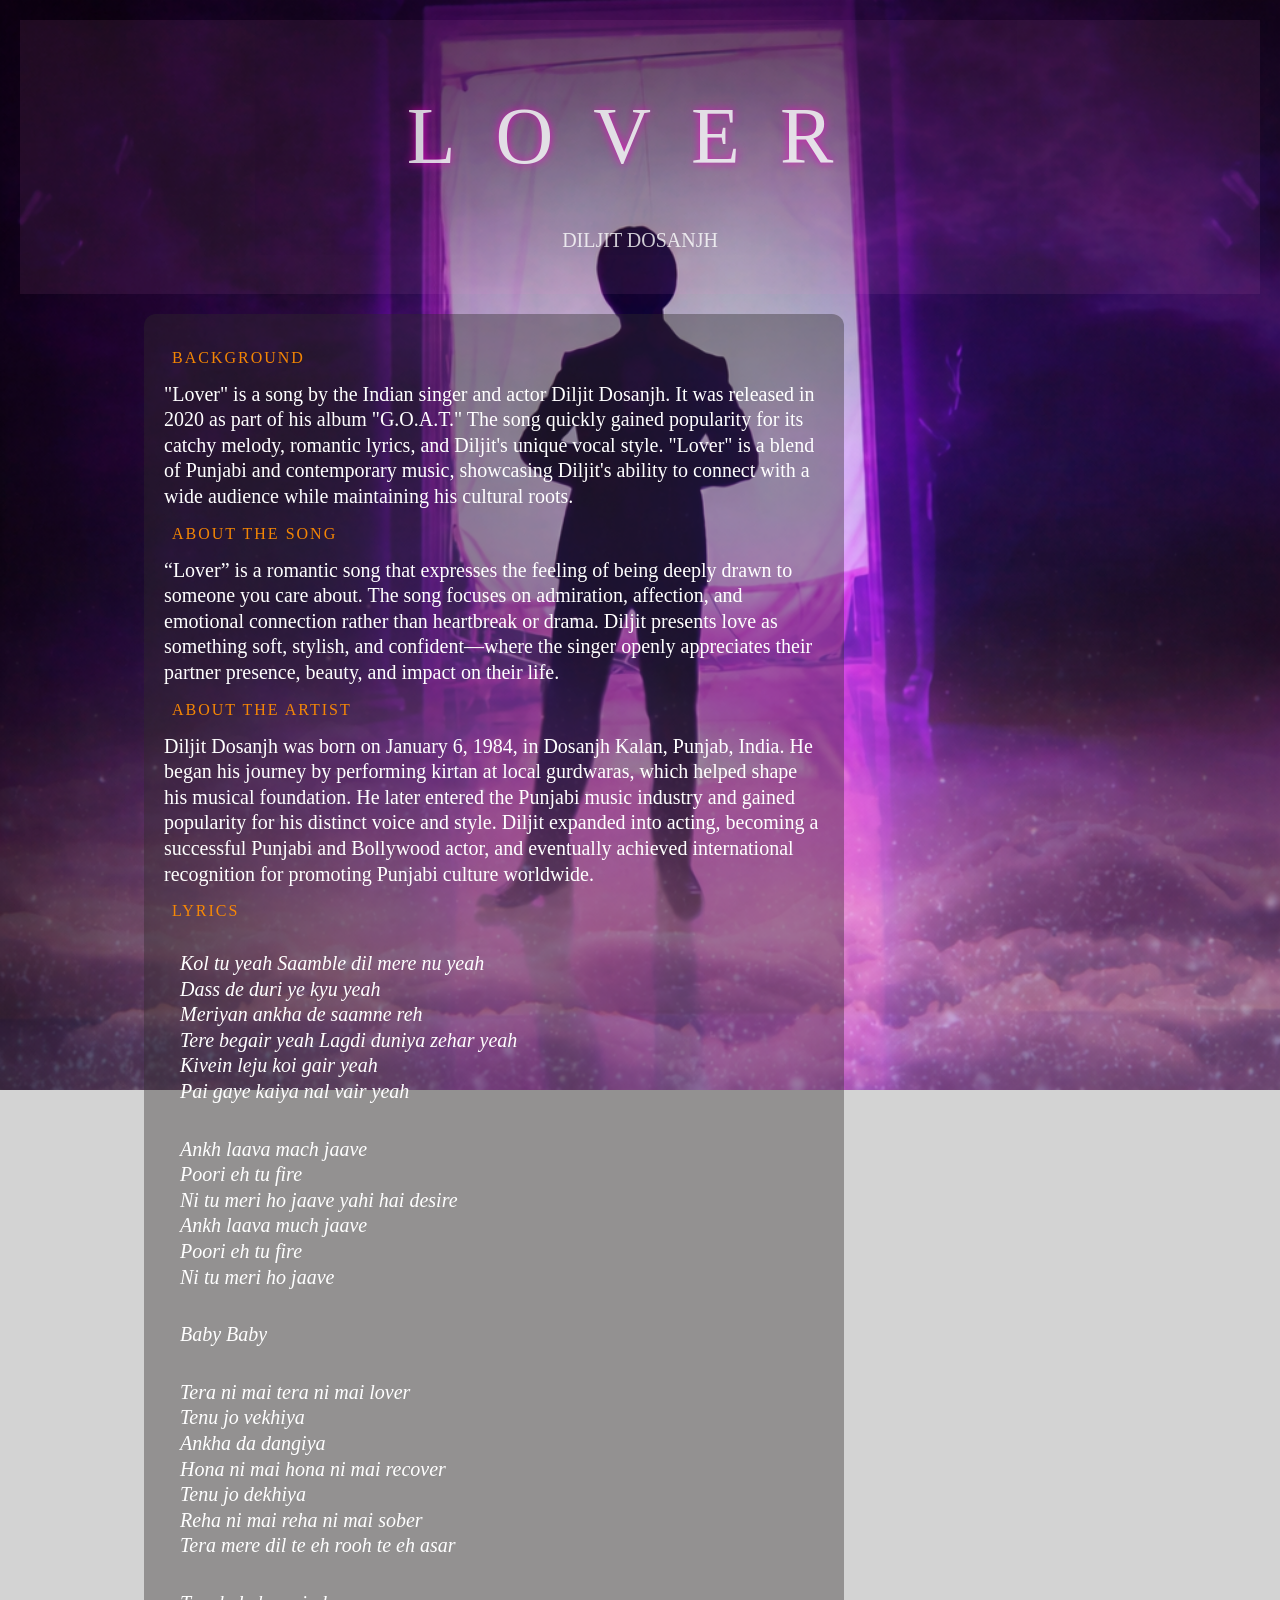
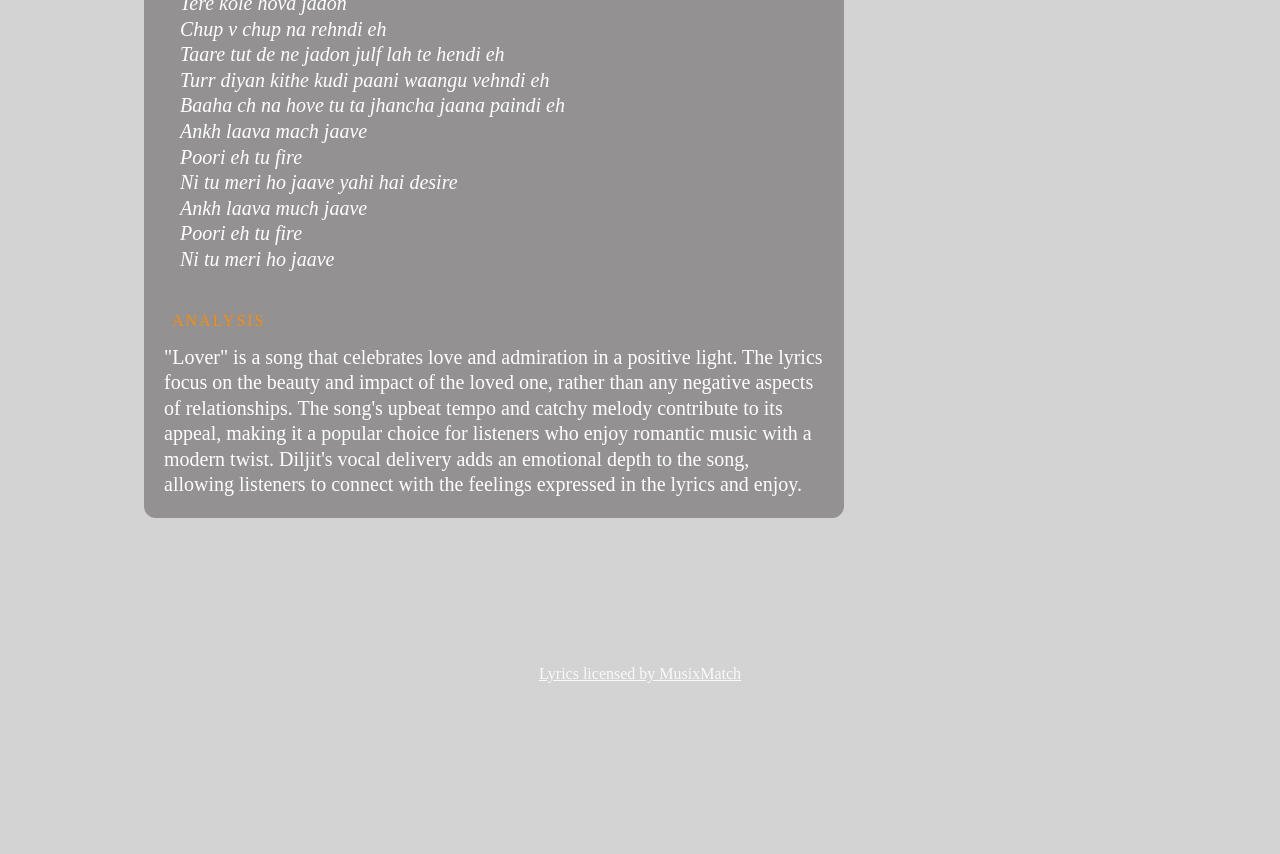
<file: assignment-1/index.html>
<!DOCTYPE html>
<html lang="en">
<head>
    <meta charset="UTF-8">
    <meta name="viewport" content="width=device-width, initial-scale=1.0">
    <title> LOVER - Diljit Dosanjh</title>

    <!-- Google Fonts  -->
<link rel="preconnect" href="https://fonts.googleapis.com">
<link rel="preconnect" href="https://fonts.gstatic.com" crossorigin>
<link href="https://fonts.googleapis.com/css2?family=Bebas+Neue&family=Dancing+Script:wght@400..700&family=Oswald:wght@200..700&family=Playfair+Display:ital,wght@0,400..900;1,400..900&family=Quintessential&family=Smooch+Sans:wght@100..900&display=swap" rel="stylesheet">

    <link rel="stylesheet" href="reset.css">
    <link rel="stylesheet" href="style.css">

</head>

<body>

    <header>
        <h1>LOVER</h1>
        <p> DILJIT DOSANJH</p>
    </header>

    <main>
        <article>
        <section>
            <h2>BACKGROUND</h2>

            <p>"Lover" is a song by the Indian singer and actor Diljit Dosanjh. It was released in 2020 as part of his album "G.O.A.T." The song quickly gained popularity for its catchy melody, romantic lyrics, and Diljit's unique vocal style. "Lover" is a blend of Punjabi and contemporary music, showcasing Diljit's ability to connect with a wide audience while maintaining his cultural roots.</p>
        </section>
        <section>

            <h2>ABOUT THE SONG</h2>
            <p>“Lover” is a romantic song that expresses the feeling of being deeply drawn to someone you care about. The song focuses on admiration, affection, and emotional connection rather than heartbreak or drama. Diljit presents love as something soft, stylish, and confident—where the singer openly appreciates their partner presence, beauty, and impact on their life.</p>

        </section>

        <section>

            <h2>ABOUT THE ARTIST</h2>
            <p>Diljit Dosanjh was born on January 6, 1984, in Dosanjh Kalan, Punjab, India. He began his journey by performing kirtan at local gurdwaras, which helped shape his musical foundation. He later entered the Punjabi music industry and gained popularity for his distinct voice and style. Diljit expanded into acting, becoming a successful Punjabi and Bollywood actor, and eventually achieved international recognition for promoting Punjabi culture worldwide.</p>
        
        </section>


        <section>

            <h2>LYRICS</h2>

            <blockquote>
                <p>Kol tu yeah
                Saamble dil mere nu yeah<br>
                Dass de duri ye kyu yeah<br>
                Meriyan ankha de saamne reh<br>
                Tere begair yeah Lagdi duniya zehar yeah<br>
                Kivein leju koi gair yeah<br>
                Pai gaye kaiya nal vair yeah<br></p>
            </blockquote>

            <blockquote>
                <p>Ankh laava mach jaave<br>
                Poori eh tu fire<br>
                Ni tu meri ho jaave yahi hai desire<br>
                Ankh laava much jaave<br>
                Poori eh tu fire <br>
                Ni tu meri ho jaave<br></p>
            </blockquote>

            <blockquote>
              <p>Baby Baby<br></p>
            </blockquote>

            <blockquote>
              <p>Tera ni mai tera ni mai lover<br>
              Tenu jo vekhiya<br>
              Ankha da dangiya<br>
              Hona ni mai hona ni mai recover<br>
              Tenu jo dekhiya<br>
              Reha ni mai reha ni mai sober<br>
              Tera mere dil te eh rooh te eh asar</p>
            </blockquote>

            <blockquote>
                <p>Tere kole hova jadon<br>
                Chup v chup na rehndi eh<br>
                Taare tut de ne jadon julf lah te hendi eh<br>
                Turr diyan kithe kudi paani waangu vehndi eh<br>
                Baaha ch na hove tu ta jhancha jaana paindi eh<br>
                Ankh laava mach jaave<br>
                Poori eh tu fire<br>    
                Ni tu meri ho jaave yahi hai desire<br>
                Ankh laava much jaave<br>
                Poori eh tu fire <br>
                Ni tu meri ho jaave<br></p>
                
            </blockquote>

                <h2>ANALYSIS</h2>
                <p>"Lover" is a song that celebrates love and admiration in a positive light. The lyrics focus on the beauty and impact of the loved one, rather than any negative aspects of relationships. The song's upbeat tempo and catchy melody contribute to its appeal, making it a popular choice for listeners who enjoy romantic music with a modern twist. Diljit's vocal delivery adds an emotional depth to the song, allowing listeners to connect with the feelings expressed in the lyrics and enjoy.</p>

        </section>
        </article>
    </main>

    <footer> 
         <small>
              <a href="https://genius.com/Diljit-dosanjh-lover-lyrics">
                Lyrics licensed by MusixMatch
              </a>
         </small>
    </footer>
</body>
 </html>
</file>
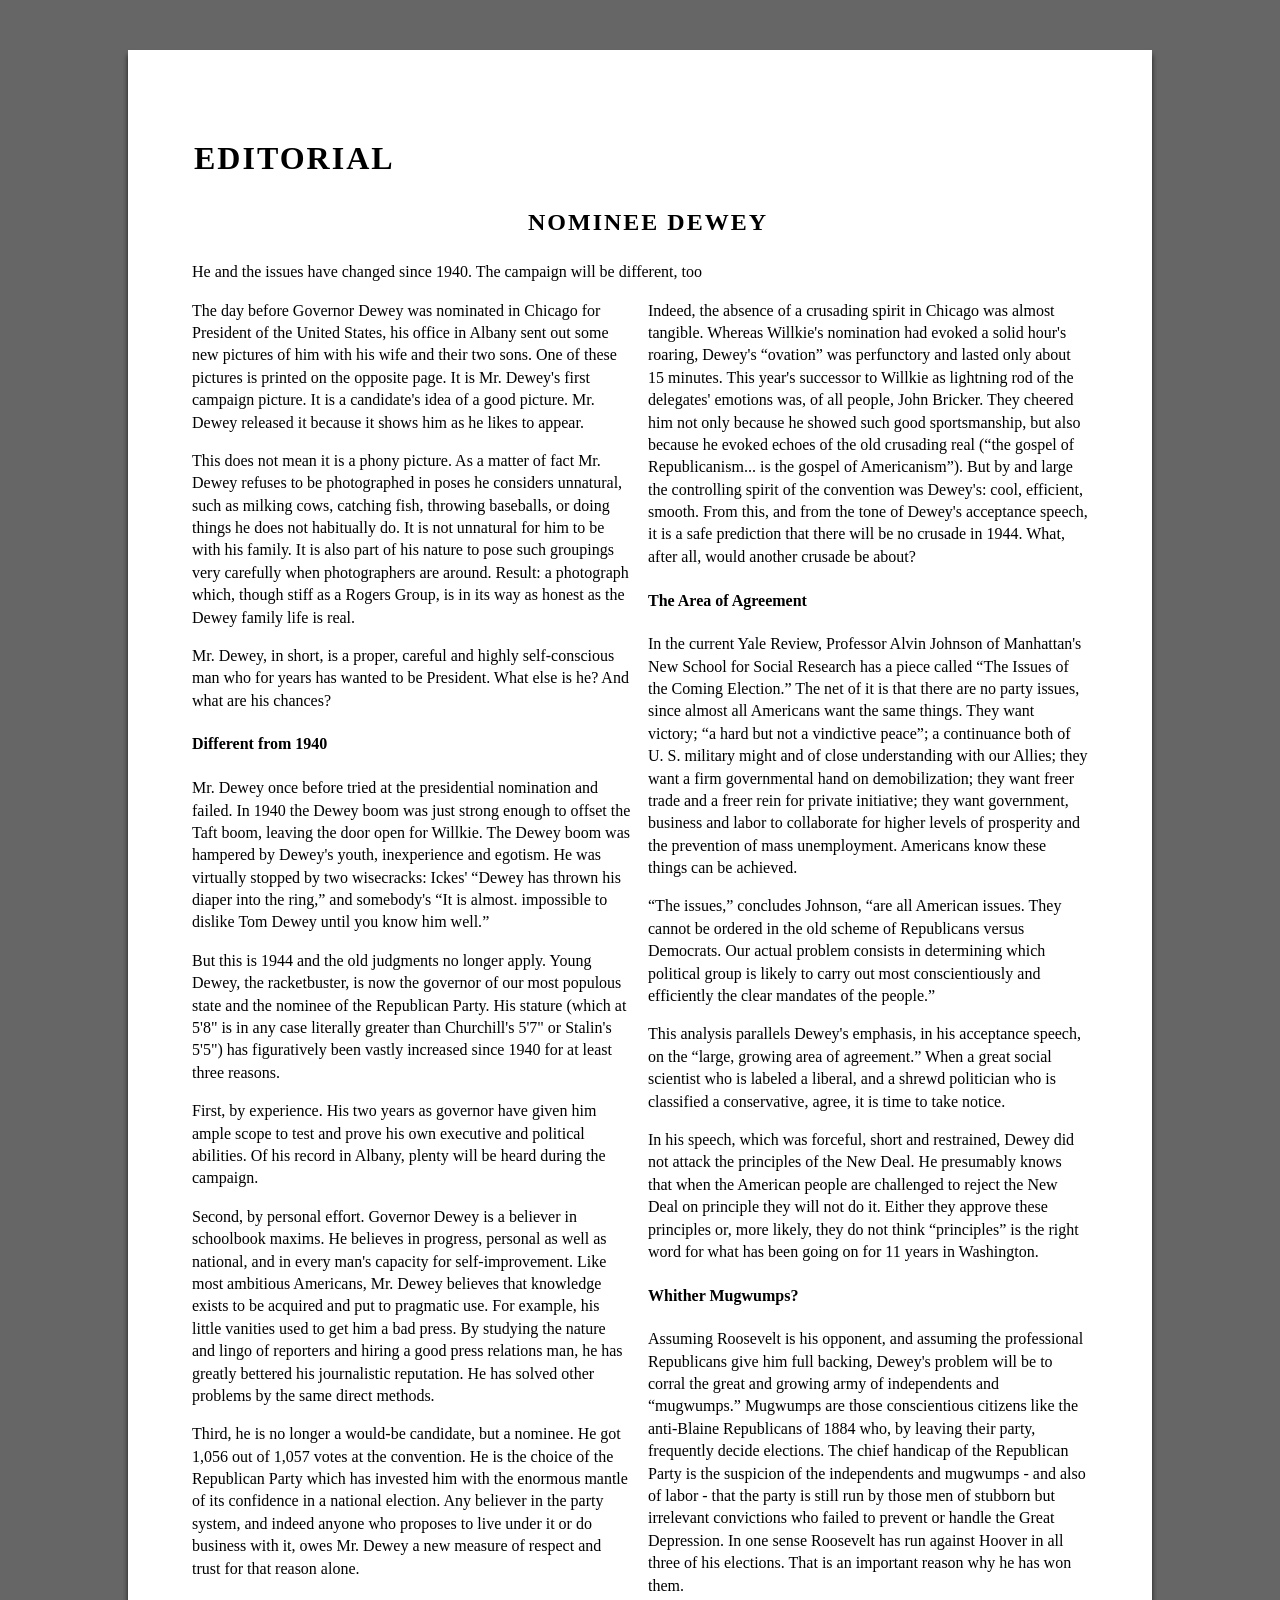
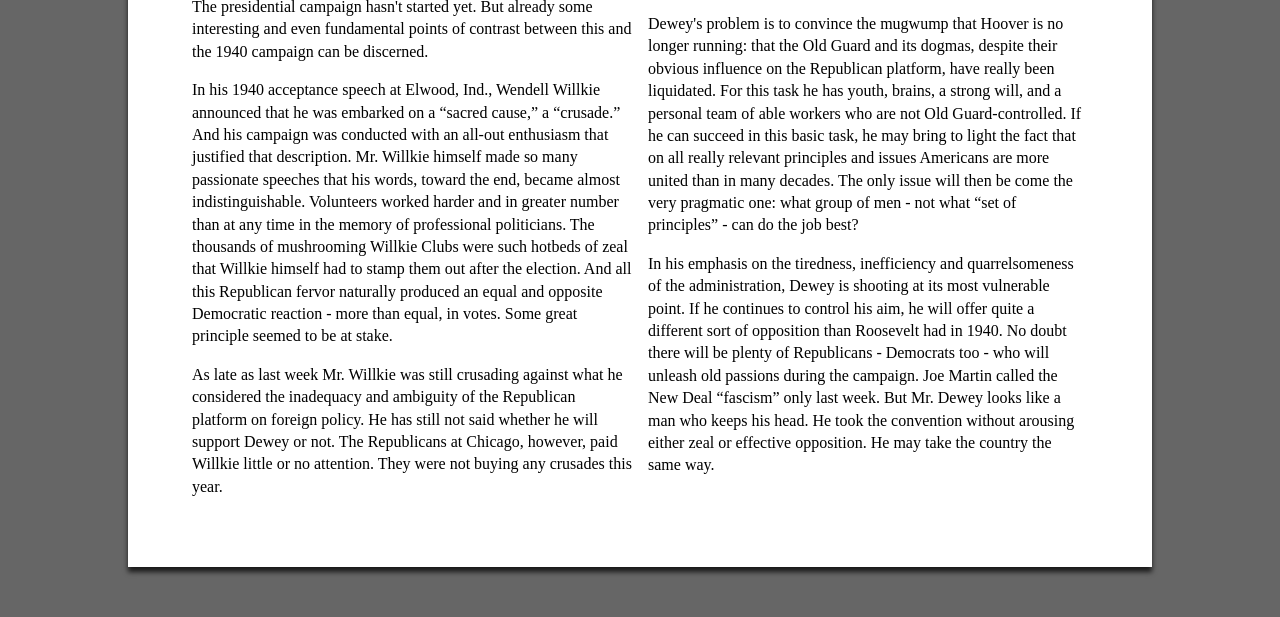
<file: lab-1/index.html>
<!DOCTYPE html>
<html lang="en">
<head>
    <meta charset="UTF-8" />
    <meta name="viewport" content="width=device-width, initial-scale=1.0">
    <link rel="stylesheet" href="css/normalize.css" />
    <link rel="stylesheet" href="css/main.css" />
    <title>Lab 1 | COMP1054</title>
</head>
<body>
    <div id="page">
        <header>
            <h1>Editorial</h1>
            <h2>Nominee Dewey</h2>
            <p>He and the issues have changed since 1940. The campaign will be different, too</p>
        </header>   
        <main>
        <p>The day before Governor Dewey was nominated in Chicago for President of the United States, his office in Albany sent out some new pictures of him with his wife and their two sons. One of these pictures is printed on the opposite page. It is Mr. Dewey's first campaign picture. It is a candidate's idea of a good picture. Mr. Dewey released it because it shows him as he likes to appear.</p>
 
        <p>This does not mean it is a phony picture. As a matter of fact Mr. Dewey refuses to be photographed in poses he considers unnatural, such as milking cows, catching fish, throwing baseballs, or doing things he does not habitually do. It is not unnatural for him to be with his family. It is also part of his nature to pose such groupings very carefully when photographers are around. Result: a photograph which, though stiff as a Rogers Group, is in its way as honest as the Dewey family life is real.</p>
 
        <p>Mr. Dewey, in short, is a proper, careful and highly self-conscious man who for years has wanted to be President. What else is he? And what are his chances?</p>
 
        <h4>Different from 1940</h4>
 
        <p>Mr. Dewey once before tried at the presidential nomination and failed. In 1940 the Dewey boom was just strong enough to offset the Taft boom, leaving the door open for Willkie. The Dewey boom was hampered by Dewey's youth, inexperience and egotism. He was virtually stopped by two wisecracks: Ickes' <q>Dewey has thrown his diaper into the ring,</q> and somebody's <q>It is almost. impossible to dislike Tom Dewey until you know him well.</q></p>
 
        <p>But this is 1944 and the old judgments no longer apply. Young Dewey, the racketbuster, is now the governor of our most populous state and the nominee of the Republican Party. His stature (which at 5'8" is in any case literally greater than Churchill's 5'7" or Stalin's 5'5") has figuratively been vastly increased since 1940 for at least three reasons.</p>
 
        <p>First, by experience. His two years as governor have given him ample scope to test and prove his own executive and political abilities. Of his record in Albany, plenty will be heard during the campaign.</p>
 
        <p>Second, by personal effort. Governor Dewey is a believer in schoolbook maxims. He believes in progress, personal as well as national, and in every man's capacity for self-improvement. Like most ambitious Americans, Mr. Dewey believes that knowledge exists to be acquired and put to pragmatic use. For example, his little vanities used to get him a bad press. By studying the nature and lingo of reporters and hiring a good press relations man, he has greatly bettered his journalistic reputation. He has solved other problems by the same direct methods.</p>
 
        <p>Third, he is no longer a would-be candidate, but a nominee. He got 1,056 out of 1,057 votes at the convention. He is the choice of the Republican Party which has invested him with the enormous mantle of its confidence in a national election. Any believer in the party system, and indeed anyone who proposes to live under it or do business with it, owes Mr. Dewey a new measure of respect and trust for that reason alone.</p>
 
        <p>The presidential campaign hasn't started yet. But already some interesting and even fundamental points of contrast between this and the 1940 campaign can be discerned.</p>
 
        <p>In his 1940 acceptance speech at Elwood, Ind., Wendell Willkie announced that he was embarked on a <q>sacred cause,</q> a <q>crusade.</q> And his campaign was conducted with an all-out enthusiasm that justified that description. Mr. Willkie himself made so many passionate speeches that his words, toward the end, became almost indistinguishable. Volunteers worked harder and in greater number than at any time in the memory of professional politicians. The thousands of mushrooming Willkie Clubs were such hotbeds of zeal that Willkie himself had to stamp them out after the election. And all this Republican fervor naturally produced an equal and opposite Democratic reaction - more than equal, in votes. Some great principle seemed to be at stake.</p>
 
        <p>As late as last week Mr. Willkie was still crusading against what he considered the inadequacy and ambiguity of the Republican platform on foreign policy. He has still not said whether he will support Dewey or not. The Republicans at Chicago, however, paid Willkie little or no attention. They were not buying any crusades this year.</p>
 
        <p>Indeed, the absence of a crusading spirit in Chicago was almost tangible. Whereas Willkie's nomination had evoked a solid hour's roaring, Dewey's <q>ovation</q> was perfunctory and lasted only about 15 minutes. This year's successor to Willkie as lightning rod of the delegates' emotions was, of all people, John Bricker. They cheered him not only because he showed such good sportsmanship, but also because he evoked echoes of the old crusading real (<q>the gospel of Republicanism... is the gospel of Americanism</q>). But by and large the controlling spirit of the convention was Dewey's: cool, efficient, smooth. From this, and from the tone of Dewey's acceptance speech, it is a safe prediction that there will be no crusade in 1944. What, after all, would another crusade be about?</p>
 
        <h4>The Area of Agreement</h4>
 
        <p>In the current Yale Review, Professor Alvin Johnson of Manhattan's New School for Social Research has a piece called <q>The Issues of the Coming Election.</q> The net of it is that there are no party issues, since almost all Americans want the same things. They want victory; <q>a hard but not a vindictive peace</q>; a continuance both of U. S. military might and of close understanding with our Allies; they want a firm governmental hand on demobilization; they want freer trade and a freer rein for private initiative; they want government, business and labor to collaborate for higher levels of prosperity and the prevention of mass unemployment. Americans know these things can be achieved.</p>
 
        <p><q>The issues,</q> concludes Johnson, <q>are all American issues. They cannot be ordered in the old scheme of Republicans versus Democrats. Our actual problem consists in determining which political group is likely to carry out most conscientiously and efficiently the clear mandates of the people.</q></p>
 
        <p>This analysis parallels Dewey's emphasis, in his acceptance speech, on the <q>large, growing area of agreement.</q> When a great social scientist who is labeled a liberal, and a shrewd politician who is classified a conservative, agree, it is time to take notice.</p>
 
        <p>In his speech, which was forceful, short and restrained, Dewey did not attack the principles of the New Deal. He presumably knows that when the American people are challenged to reject the New Deal on principle they will not do it. Either they approve these principles or, more likely, they do not think <q>principles</q> is the right word for what has been going on for 11 years in Washington.</p>
 
        <h4>Whither Mugwumps?</h4>
 
        <p>Assuming Roosevelt is his opponent, and assuming the professional Republicans give him full backing, Dewey's problem will be to corral the great and growing army of independents and <q>mugwumps.</q> Mugwumps are those conscientious citizens like the anti-Blaine Republicans of 1884 who, by leaving their party, frequently decide elections. The chief handicap of the Republican Party is the suspicion of the independents and mugwumps - and also of labor - that the party is still run by those men of stubborn but irrelevant convictions who failed to prevent or handle the Great Depression. In one sense Roosevelt has run against Hoover in all three of his elections. That is an important reason why he has won them.</p>
 
        <p>Dewey's problem is to convince the mugwump that Hoover is no longer running: that the Old Guard and its dogmas, despite their obvious influence on the Republican platform, have really been liquidated. For this task he has youth, brains, a strong will, and a personal team of able workers who are not Old Guard-controlled. If he can succeed in this basic task, he may bring to light the fact that on all really relevant principles and issues Americans are more united than in many decades. The only issue will then be come the very pragmatic one: what group of men - not what <q>set of principles</q> - can do the job best?</p>
 
        <p>In his emphasis on the tiredness, inefficiency and quarrelsomeness of the administration, Dewey is shooting at its most vulnerable point. If he continues to control his aim, he will offer quite a different sort of opposition than Roosevelt had in 1940. No doubt there will be plenty of Republicans - Democrats too - who will unleash old passions during the campaign. Joe Martin called the New Deal <q>fascism</q> only last week. But Mr. Dewey looks like a man who keeps his head. He took the convention without arousing either zeal or effective opposition. He may take the country the same way.</p>
        </main>
        <footer></footer>
    </div>
</body>
</html>
</file>
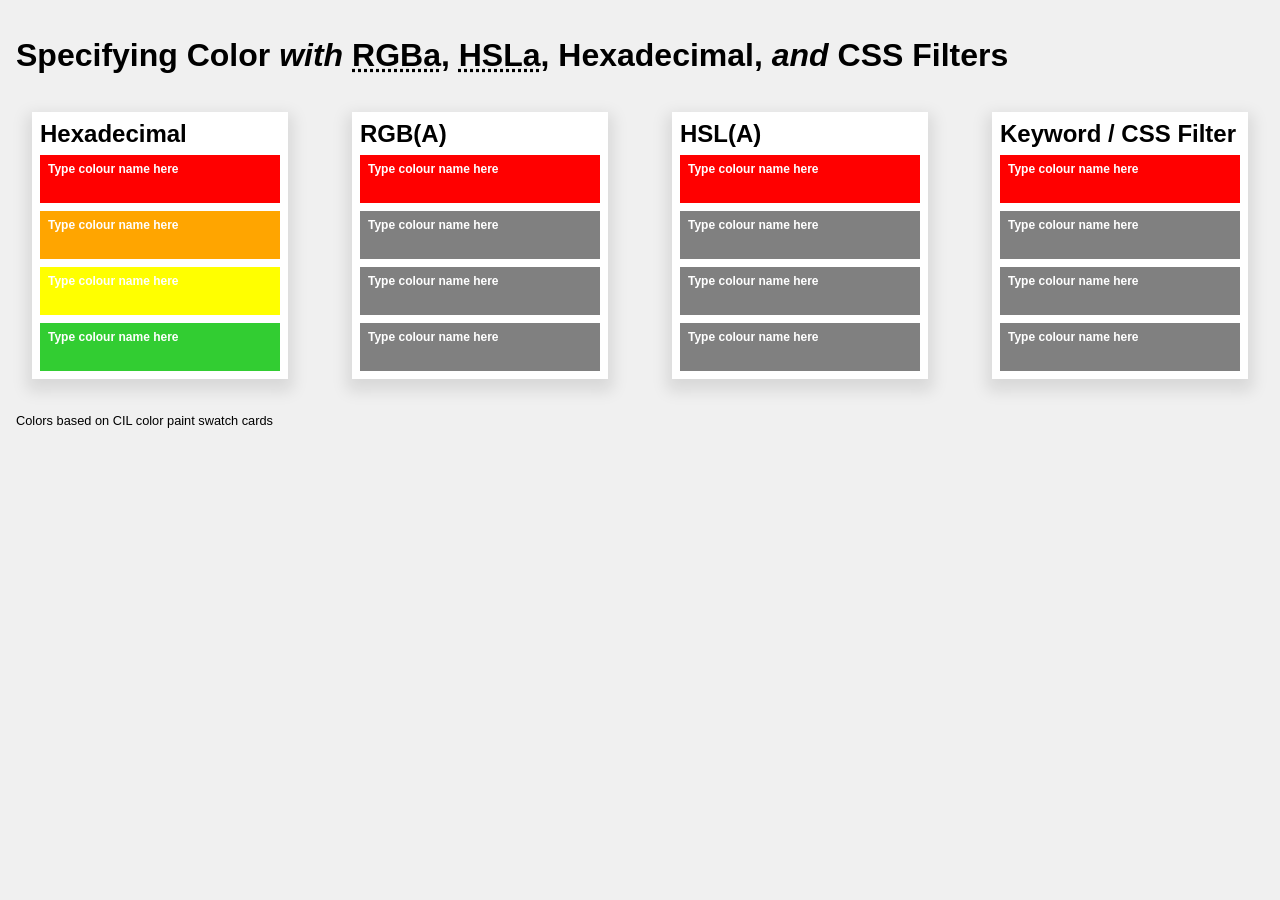
<file: lab-2/index.html>
<!DOCTYPE HTML>
<html>
<head>
	<meta charset="UTF-8">
	<title>Specifying Color with RGBa, HSLa, Hexadecimal, and CSS Filters</title>
	<link href="css/normalize.css" rel="stylesheet">
	<link href="css/base.css" rel="stylesheet">
	<style>
/* STEP 1: Using the color picker utility at
https://developer.mozilla.org/en-US/docs/Web/CSS/CSS_Colors/Color_picker_tool,
set each color in hexadecimal format
to match as closely as you can with the colors
on the FIRST paint swatch card provided.
-------------------------------------------------- */
	#hex div:nth-of-type(1) {
		background-color: red;
	}
	#hex div:nth-of-type(2) {
		background-color: orange;
	}
	#hex div:nth-of-type(3) {
		background-color: yellow;
	}
	#hex div:nth-of-type(4) {
		background-color: limegreen;
	}
/* STEP 2: Set each color in rgba format
to match as closely as you can with the colors
on the SECOND paint swatch card provided.
-------------------------------------------------- */
	#rgba div:nth-of-type(1) {
		background-color: red;
	}
	/* ...and so on... */

/* STEP 3: Set each color in hsla format
to match as closely as you can with the colors
on the THIRD paint swatch card provided.
-------------------------------------------------- */
	#hsla div:nth-of-type(1) {
		background-color: red;
	}
	/* ...and so on... */

	/* STEP 4: Set each color using a CSS color keywords
(https://developer.mozilla.org/en-US/docs/Web/CSS/color_value)
that matches each color as closely as possible, then
apply one or more CSS filters to see if you can
produce an exact rendition of the swatch colors on the FOURTH card provided.
(https://developer.mozilla.org/en-US/docs/Web/CSS/filter).
-------------------------------------------------- */
	#keyword div:nth-of-type(1) {
		background-color: red;
	}
	/* ...and so on... */

	/* STEP 5: Describe one or more things that you can do to ensure that the colour rendering on your screen is exactly the same (or as close as possible) to the colours on your paint chip cards. If possible, attempt to do one or more of these things and describe what you did and what you found out. Maybe a screenshot, too if it might help. */
</style>
</head>

<body>
	<header>
		<h1>Specifying Color <em>with</em> <abbr title="Red, Green, Blue, Alpha">RGBa</abbr>, <abbr title="Hue, Saturation, Luminousity, Alpha">HSLa</abbr>, Hexadecimal, <em>and</em> CSS Filters</h1>
	</header>
	<main>
		<section id="hex">
			<h2>Hexadecimal</h2>
			<div>
				<h3>Type colour name here</h3>
			</div>
			<div>
				<h3>Type colour name here</h3>
			</div>
			<div>
				<h3>Type colour name here</h3>
			</div>
			<div>
				<h3>Type colour name here</h3>
			</div>
		</section>
		<section id="rgba">
			<h2>RGB(A)</h2>
			<div>
				<h3>Type colour name here</h3>
			</div>
			<div>
				<h3>Type colour name here</h3>
			</div>
			<div>
				<h3>Type colour name here</h3>
			</div>
			<div>
				<h3>Type colour name here</h3>
			</div>
		</section>
		<section id="hsla">
			<h2>HSL(A)</h2>
			<div>
				<h3>Type colour name here</h3>
			</div>
			<div>
				<h3>Type colour name here</h3>
			</div>
			<div>
				<h3>Type colour name here</h3>
			</div>
			<div>
				<h3>Type colour name here</h3>
			</div>
		</section>
		<section id="keyword">
			<h2>Keyword / CSS Filter</h2>
			<div>
				<h3>Type colour name here</h3>
			</div>
			<div>
				<h3>Type colour name here</h3>
			</div>
			<div>
				<h3>Type colour name here</h3>
			</div>
			<div>
				<h3>Type colour name here</h3>
			</div>
		</section>
	</main>
	<footer>
		<p><small>Colors based on CIL color paint swatch cards</small></p>
	</footer>
</body>
</html>
</file>
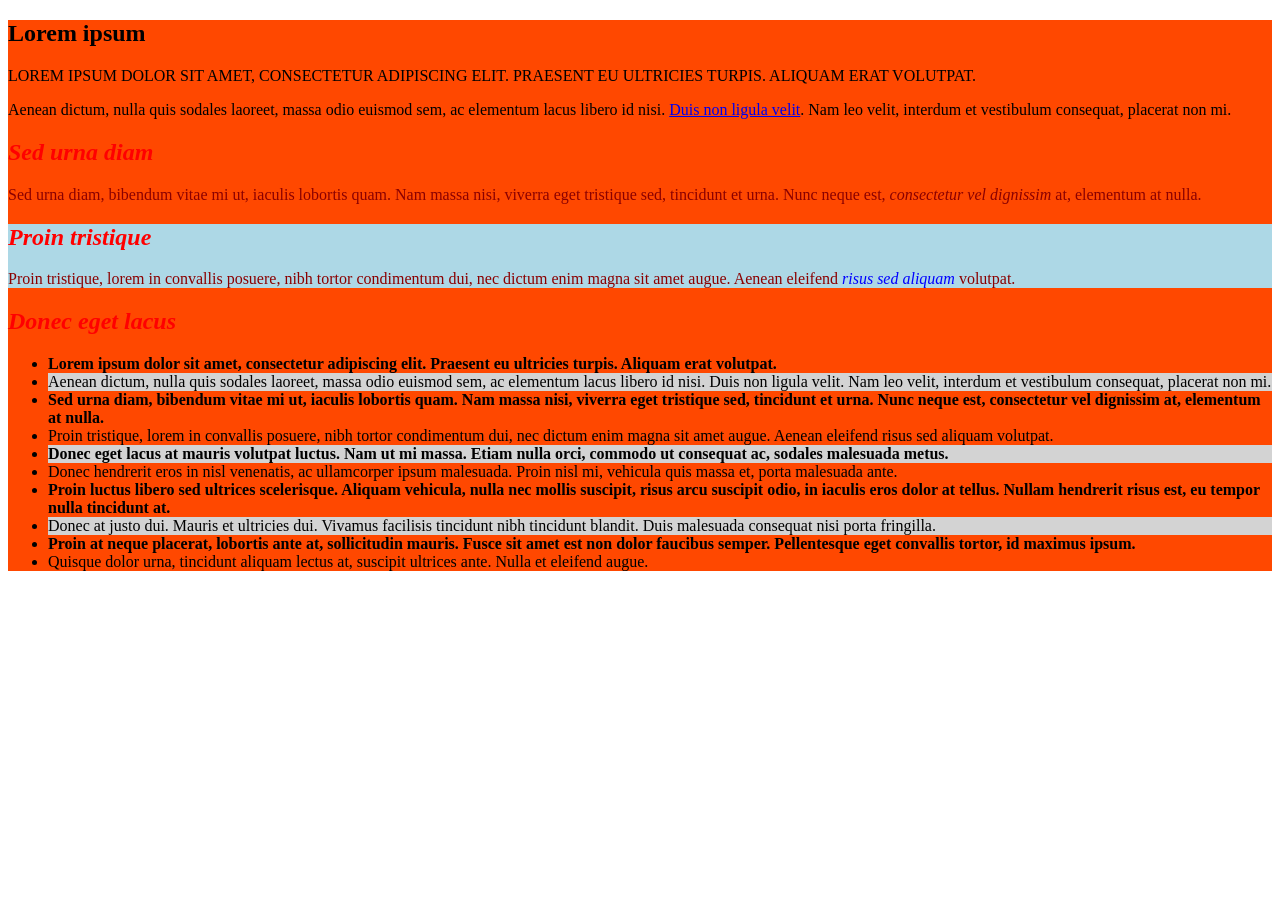
<file: lesson-1/index.html>
<!DOCTYPE html>
<html lang="en">
<head>
	<meta charset="UTF-8" />
	<title>Lesson 1 - COMP1054 User Interface Design Using CSS</title>
	<link rel="stylesheet" href="css/styles.css" />
</head>
<body>

<article class="about">
	<h1>Lorem ipsum</h1> 

	<p>Lorem ipsum dolor sit amet, consectetur adipiscing elit. Praesent eu ultricies turpis. Aliquam erat volutpat.</p>
	<p>Aenean dictum, nulla quis sodales laoreet, massa odio euismod sem, ac elementum lacus libero id nisi. <a href="https://lipsum.com/" rel="external">Duis non ligula velit</a>. Nam leo velit, interdum et vestibulum consequat, placerat non mi.</p>
 
	<section id="project">
		<h2 lang="es">Sed urna diam</h2>
		<p>Sed urna diam, bibendum vitae mi ut, iaculis lobortis quam. <span lang="es">Nam massa nisi</span>, viverra eget tristique sed, tincidunt et urna. Nunc neque est, <em>consectetur vel dignissim</em> at, elementum at nulla.</p>
	</section>

	<section class="subproject">
		<h2 lang="es">Proin tristique</h2>
		<p>Proin tristique, lorem in convallis posuere, nibh tortor condimentum dui, nec dictum enim magna sit amet augue. Aenean eleifend <em>risus sed aliquam</em> volutpat.</p>
	</section>
    <aside>
        <h2>Donec eget lacus</h2>
        <ul>
            <li>Lorem ipsum dolor sit amet, consectetur adipiscing elit. Praesent eu ultricies turpis. Aliquam erat volutpat.</li>
            <li>Aenean dictum, nulla quis sodales laoreet, massa odio euismod sem, ac elementum lacus libero id nisi. Duis non ligula velit. Nam leo velit, interdum et vestibulum consequat, placerat non mi.</li>
            <li>Sed urna diam, bibendum vitae mi ut, iaculis lobortis quam. Nam massa nisi, viverra eget tristique sed, tincidunt et urna. Nunc neque est, consectetur vel dignissim at, elementum at nulla.</li>
            <li>Proin tristique, lorem in convallis posuere, nibh tortor condimentum dui, nec dictum enim magna sit amet augue. Aenean eleifend risus sed aliquam volutpat.</li>
            <li>Donec eget lacus at mauris volutpat luctus. Nam ut mi massa. Etiam nulla orci, commodo ut consequat ac, sodales malesuada metus.</li>
            <li>Donec hendrerit eros in nisl venenatis, ac ullamcorper ipsum malesuada. Proin nisl mi, vehicula quis massa et, porta malesuada ante.</li>
            <li>Proin luctus libero sed ultrices scelerisque. Aliquam vehicula, nulla nec mollis suscipit, risus arcu suscipit odio, in iaculis eros dolor at tellus. Nullam hendrerit risus est, eu tempor nulla tincidunt at.</li>
            <li>Donec at justo dui. Mauris et ultricies dui. Vivamus facilisis tincidunt nibh tincidunt blandit. Duis malesuada consequat nisi porta fringilla.</li>
            <li>Proin at neque placerat, lobortis ante at, sollicitudin mauris. Fusce sit amet est non dolor faucibus semper. Pellentesque eget convallis tortor, id maximus ipsum.</li>
            <li>Quisque dolor urna, tincidunt aliquam lectus at, suscipit ultrices ante. Nulla et eleifend augue.</li>
        </ul>
    </aside>
</article>

</body>
</html>
</file>
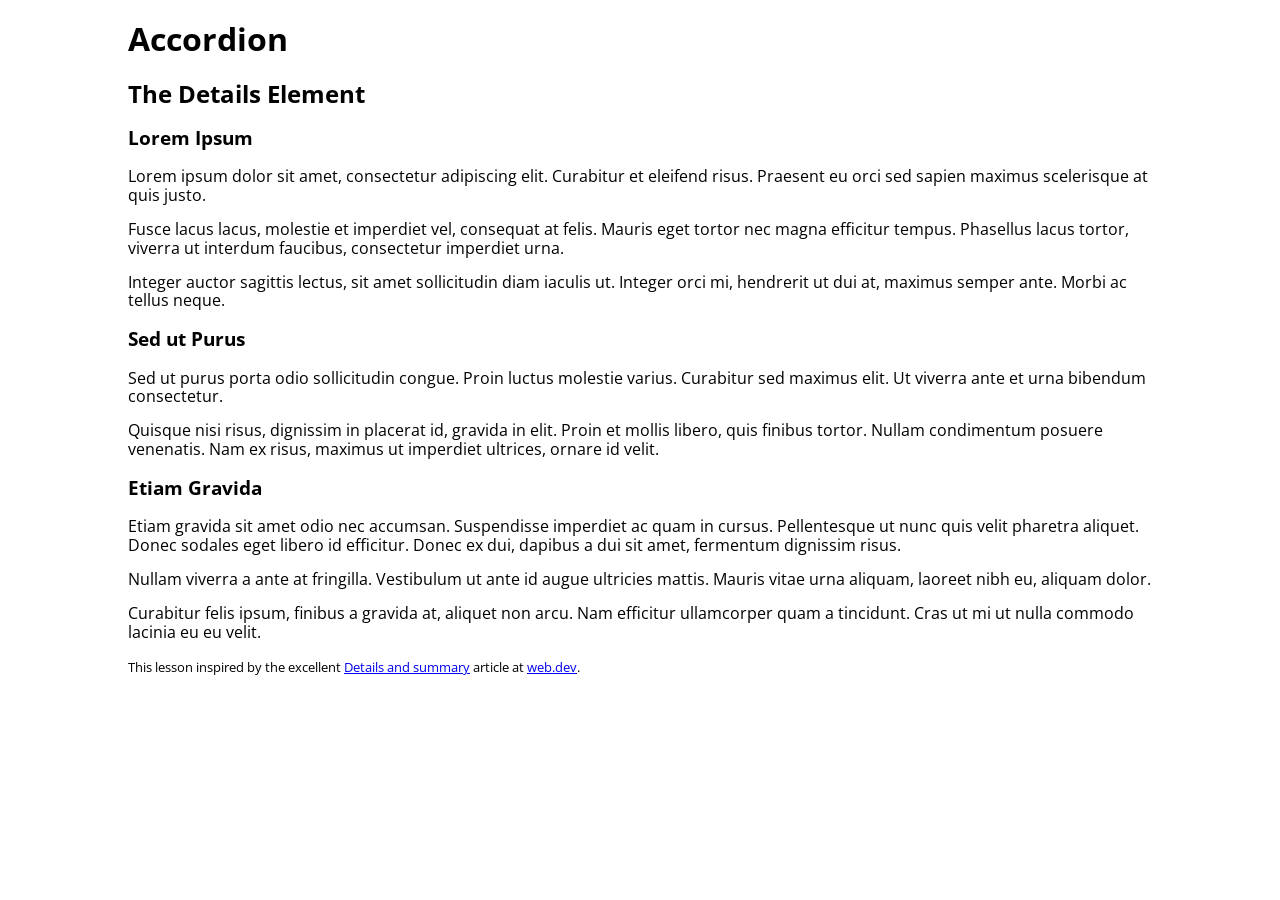
<file: lesson-10/index.html>
<!DOCTYPE html>
<html lang="en">
	<head>
		<meta charset="utf-8" />
		<title>Accordion | COMP1054 User Interface Design Using CSS</title>
		<meta name="viewport" content="width=device-width, initial-scale=1.0" />
		<link href="css/normalize.css" rel="stylesheet" />
		<link href="css/accordion.css" rel="stylesheet" />
		<script src="js/accordion.js" defer></script>
	</head>
	<body>
		<div id="container">
			<header>
				<h1>Accordion</h1>
			</header>
			<main>
				<h2>The Details Element</h2>
				<!-- STEP 1: Surround each H3 and DIV pair with DETAILS tags -->
				
					<h3>Lorem Ipsum</h3>
					<div>
						<p>Lorem ipsum dolor sit amet, consectetur adipiscing elit. Curabitur et eleifend risus. Praesent eu orci sed sapien maximus scelerisque at quis justo.</p>
						<p>Fusce lacus lacus, molestie et imperdiet vel, consequat at felis. Mauris eget tortor nec magna efficitur tempus. Phasellus lacus tortor, viverra ut interdum faucibus, consectetur imperdiet urna.</p>
						<p>Integer auctor sagittis lectus, sit amet sollicitudin diam iaculis ut. Integer orci mi, hendrerit ut dui at, maximus semper ante. Morbi ac tellus neque.</p>
					</div>
				
				<!-- STEP 2: Replace each pair of H3 tags with SUMMARY tags, validate your HTML (https://validator.w3.org/), then proceed to the CSS for the next step -->
				
					<h3>Sed ut Purus</h3>
					<div>
						<p>Sed ut purus porta odio sollicitudin congue. Proin luctus molestie varius. Curabitur sed maximus elit. Ut viverra ante et urna bibendum consectetur.</p>
						<p>Quisque nisi risus, dignissim in placerat id, gravida in elit. Proin et mollis libero, quis finibus tortor. Nullam condimentum posuere venenatis. Nam ex risus, maximus ut imperdiet ultrices, ornare id velit.</p>
					</div>
				
				
					<h3>Etiam Gravida</h3>
					<div>
						<p>Etiam gravida sit amet odio nec accumsan. Suspendisse imperdiet ac quam in cursus. Pellentesque ut nunc quis velit pharetra aliquet. Donec sodales eget libero id efficitur. Donec ex dui, dapibus a dui sit amet, fermentum dignissim risus.</p>
						<p>Nullam viverra a ante at fringilla. Vestibulum ut ante id augue ultricies mattis. Mauris vitae urna aliquam, laoreet nibh eu, aliquam dolor.</p>
						<p>Curabitur felis ipsum, finibus a gravida at, aliquet non arcu. Nam efficitur ullamcorper quam a tincidunt. Cras ut mi ut nulla commodo lacinia eu eu velit.</p>
					</div>
				
			</main>
			<footer>
				<p><small>This lesson inspired by the excellent <a href="https://web.dev/learn/html/details" title="Details and summary">Details and summary</a> article at <a href="https://web.dev/" title="web.dev">web.dev</a>.</small></p>
			</footer>
		</div><!-- end #container -->
	</body>
</html>
</file>
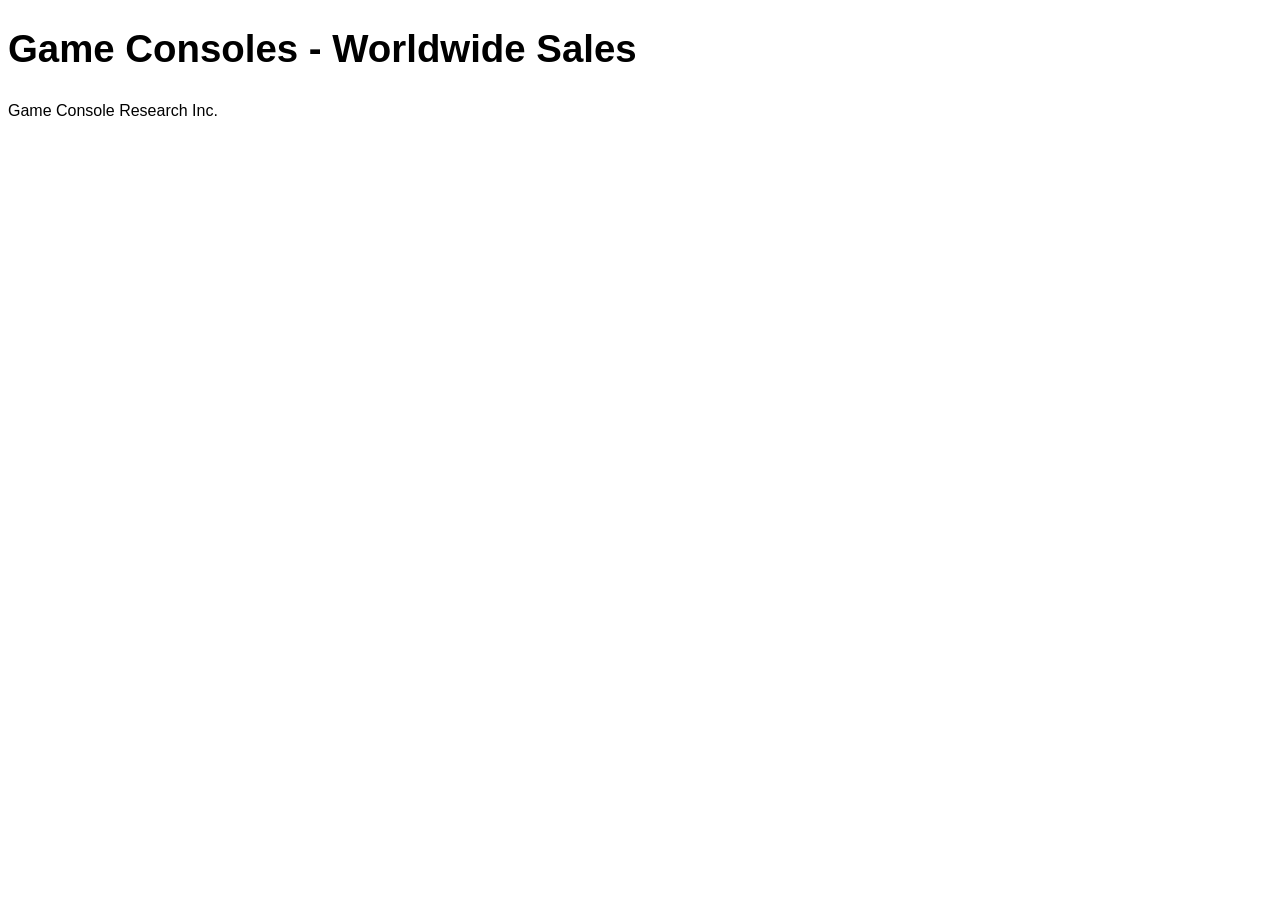
<file: lesson-12/index.html>
<!DOCTYPE html>
<html lang="en">
<head>
		<meta charset="UTF-8">
		<title>Game Consoles - Worldwide Sales</title>
		<meta name="viewport" content="width=device-width, initial-scale=1.0">
		<!-- We're not normalizing this HTML on purpose so that we can see some of the default table rendering - normalize addresses some of the table display issues -->
		<link href="css/tables.css" rel="stylesheet" />
		<!-- Thanks to Tristen Brown for the excellent (dependency-free) table sorting script -->
		<script src="js/tablesort/tablesort.min.js"></script>
		<link href="js/tablesort/css/tablesort.css" rel="stylesheet">
		<script src="js/tables.js"></script>
</head>

<body>
	<header>
		<h1>Game Consoles - Worldwide Sales</h1>
	</header>
	<main>
<!-- STEP 1a: Start with the basic TABLE element -->

<!-- STEP 2: Build out a fitting CAPTION element -->

<!-- STEP 4: Build out column groups and columns if necessary -->

<!-- STEP 5a: Group the table heading rows with a THEAD -->

<!-- STEP 1b: Build out the appropriate number of rows with TR -->

<!-- STEP 1c: For each piece of table data, build a TD -->

<!-- STEP 3a: Where appropriate, replace any TD elements with table headings (TH) -->

<!-- STEP 3b: Associate TH with data rows and/or columns -->

<!-- STEP 5b: Move the table footer row(s) up to just below the THEAD and surround with a TFOOT -->

<!-- STEP 5c: Encapsulate the remainder of the table data rows with the TBODY tags -->

<!-- STEP 5d: Look at the rendering in the browser, then head to css/tables.css for the next step -->
	</main>
	<footer>
		<small>Game Console Research Inc.</small>
	</footer>
</body>
</html>
</file>
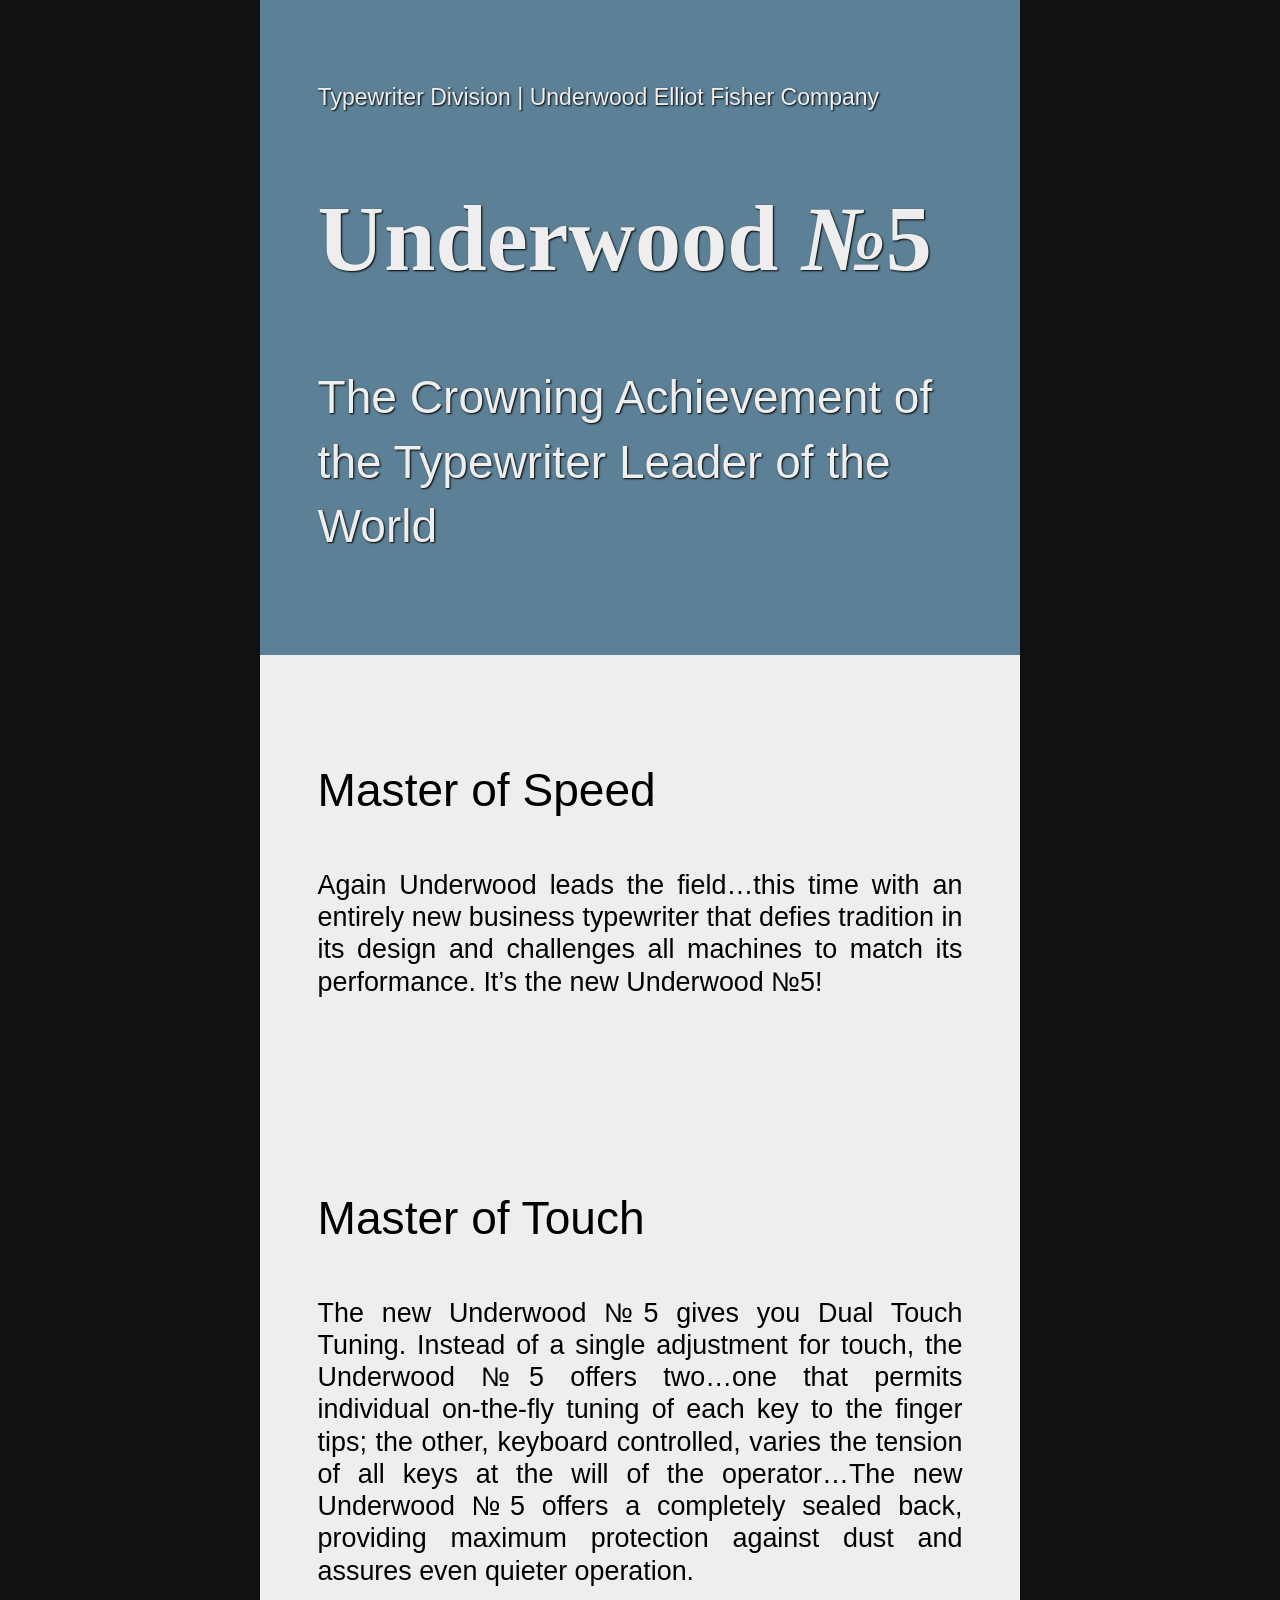
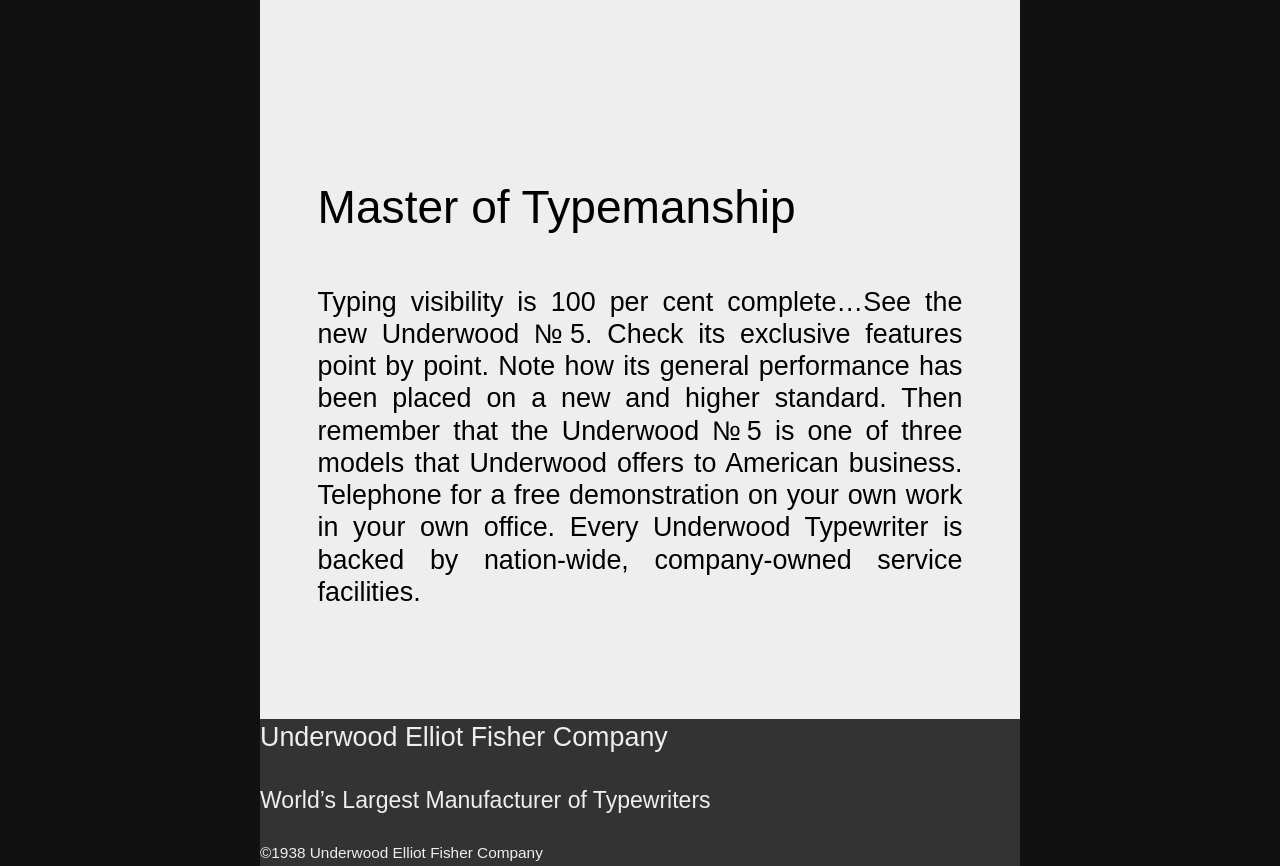
<file: lesson-2/index.html>
<!DOCTYPE html>
<html lang="en">
<head>
	<meta charset="utf-8" />
	<title>Underwood №5</title>
	<!-- STEP 1a: Add META viewport element for mobile rendering -->
	<meta name="viewport" content="width=device-width, initial-scale=1.0" />
	<!-- STEP 1b. Apply a normalize CSS stylesheet -->
	<link rel="stylesheet" href="css/normalize.css" />
	<link href="css/main.css" rel="stylesheet" />
</head>

<body>
	<header>
		<p>Typewriter Division | Underwood Elliot Fisher Company</p>
		<h1>Underwood <em>№</em>5</h1>
		<h2>The Crowning Achievement of the Typewriter Leader of the World</h2>
	</header>
	<main>
		<section>
			<h3>Master of Speed</h3>
			<p>Again Underwood leads the field…this time with an entirely new business typewriter that defies tradition in its design and challenges all machines to match its performance. It’s the new Underwood №5!</p>
		</section>
		<section>
			<h3>Master of Touch</h3>
			<p>The new Underwood №5 gives you Dual Touch Tuning. Instead of a single adjustment for touch, the Underwood №5 offers two…one that permits individual on-the-fly tuning of each key to the finger tips; the other, keyboard controlled, varies the tension of all keys at the will of the operator…The new Underwood №5 offers a completely sealed back, providing maximum protection against dust and assures even quieter operation.</p>
		</section>
		<section>
			<h3>Master of Typemanship</h3>
			<p>Typing visibility is 100 per cent complete…See the new Underwood №5. Check its exclusive features point by point. Note how its general performance has been placed on a new and higher standard. Then remember that the Underwood №5 is one of three models that Underwood offers to American business. Telephone for a free demonstration on your own work in your own office. Every Underwood Typewriter is backed by nation-wide, company-owned service facilities.</p>
		</section>
	</main>
	<footer>
		<h3>Underwood Elliot Fisher Company</h3>
		<p>World’s Largest Manufacturer of Typewriters</p>
		<small>©1938 Underwood Elliot Fisher Company</small>
	</footer>
</body>
</html>
</file>
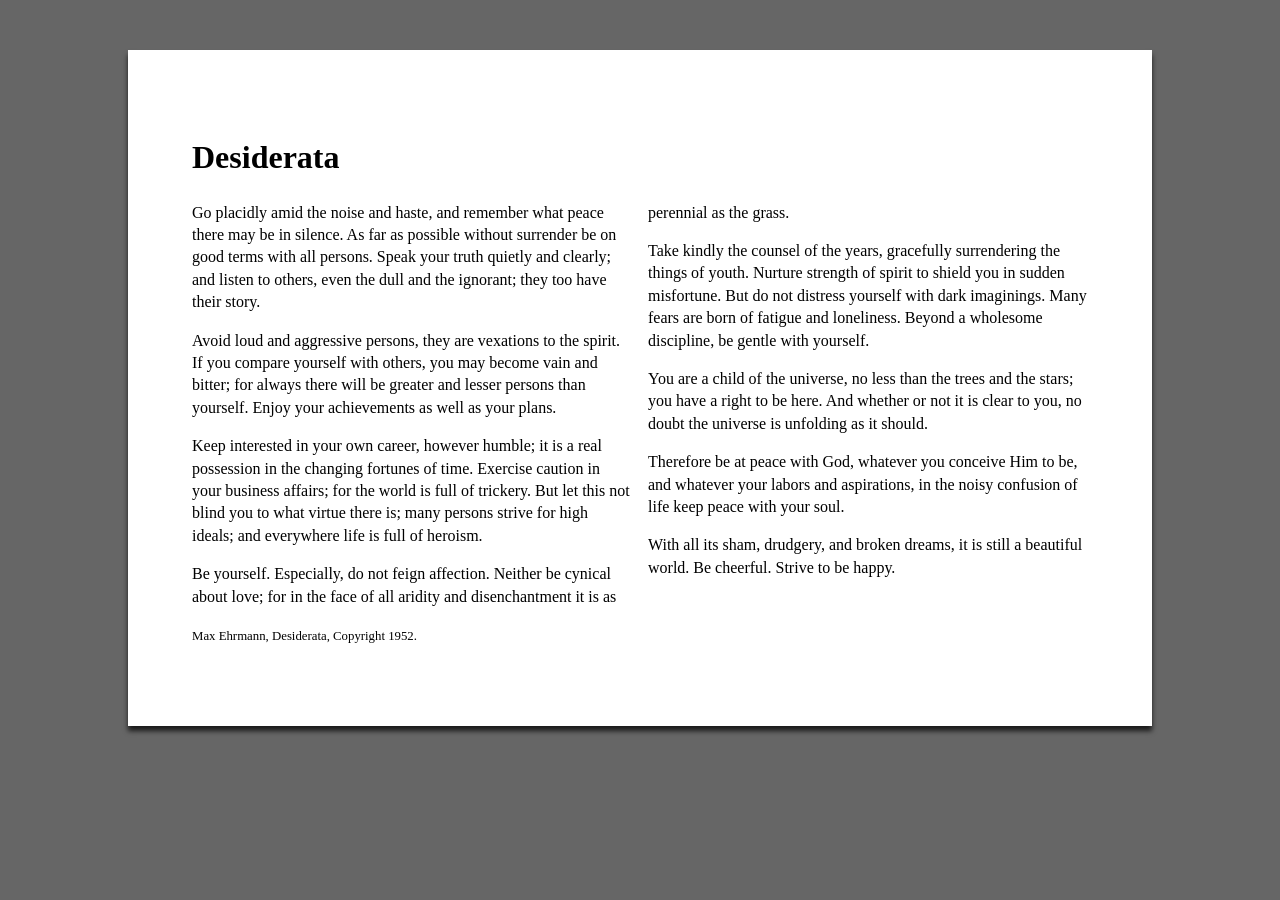
<file: lesson-3/index.html>
<!DOCTYPE html>
<html lang="en">
	<head>
		<meta charset="utf-8" />
		
		<title>Desiderata - Max Ehrmann</title>
		<!-- STEP 1: Validate and repair HTML (http://validator.w3.org/) -->
		<!-- STEP 2: Address responsiveness with the meta viewport element -->
		<meta name="viewport" content="width=device-width, initial-scale=1.0" />
		<!-- STEP 3a: Apply Eric Meyer's CSS Reset (http://meyerweb.com/eric/tools/css/reset/) -->

		<!-- STEP 3b: Comment out STEP 2, then apply Nicolas Gallagher and Jonathan Neal's Normalize.CSS (http://necolas.github.io/normalize.css/) -->
		 <link rel="stylesheet" href="css/normalize.css" />
        <!----<link href="css/reset.css"> rel="stylesheet" /> --->

		<!-- STEP 4a: Add the primary stylesheet -->
        <link href="css/main.css" rel="stylesheet" />
		
		<!-- STEP 4b: Validate the CSS and repair (https://jigsaw.w3.org/css-validator/) -->
        <!---------<link href="css/main.css" rel="stylesheet" />------->

		<!-- STEP 5: Inspect the HTML and CSS using a variety of browser dev tools from different vendors -->
	</head>
	<body>
		<div id="page">
			<header>
				<h1>Desiderata</h1>
			</header>		
			<main>
				<p>Go placidly amid the noise and haste, and remember what peace there may be in silence. As far as possible without surrender be on good terms with all persons. Speak your truth quietly and clearly; and listen to others, even the dull and the ignorant; they too have their story.</p>
				<p>Avoid loud and aggressive persons, they are vexations to the spirit. If you compare yourself with others, you may become vain and bitter; for always there will be greater and lesser persons than yourself. Enjoy your achievements as well as your plans.</p>
				<p>Keep interested in your own career, however humble; it is a real possession in the changing fortunes of time. Exercise caution in your business affairs; for the world is full of trickery. But let this not blind you to what virtue there is; many persons strive for high ideals; and everywhere life is full of heroism.</p>
				<p>Be yourself. Especially, do not feign affection. Neither be cynical about love; for in the face of all aridity and disenchantment it is as perennial as the grass.</p>
				<p>Take kindly the counsel of the years, gracefully surrendering the things of youth. Nurture strength of spirit to shield you in sudden misfortune. But do not distress yourself with dark imaginings. Many fears are born of fatigue and loneliness. Beyond a wholesome discipline, be gentle with yourself.</p>
				<p>You are a child of the universe, no less than the trees and the stars; you have a right to be here. And whether or not it is clear to you, no doubt the universe is unfolding as it should.</p>
				<p>Therefore be at peace with God, whatever you conceive Him to be, and whatever your labors and aspirations, in the noisy confusion of life keep peace with your soul.</p>
				<p>With all its sham, drudgery, and broken dreams, it is still a beautiful world. Be cheerful. Strive to be happy.</p>
			</main>
				
			<footer>
				<p><small>Max Ehrmann, Desiderata, Copyright 1952.</small></p>
			</footer>
		</div><!-- #page -->
	</body>
</html>
</file>
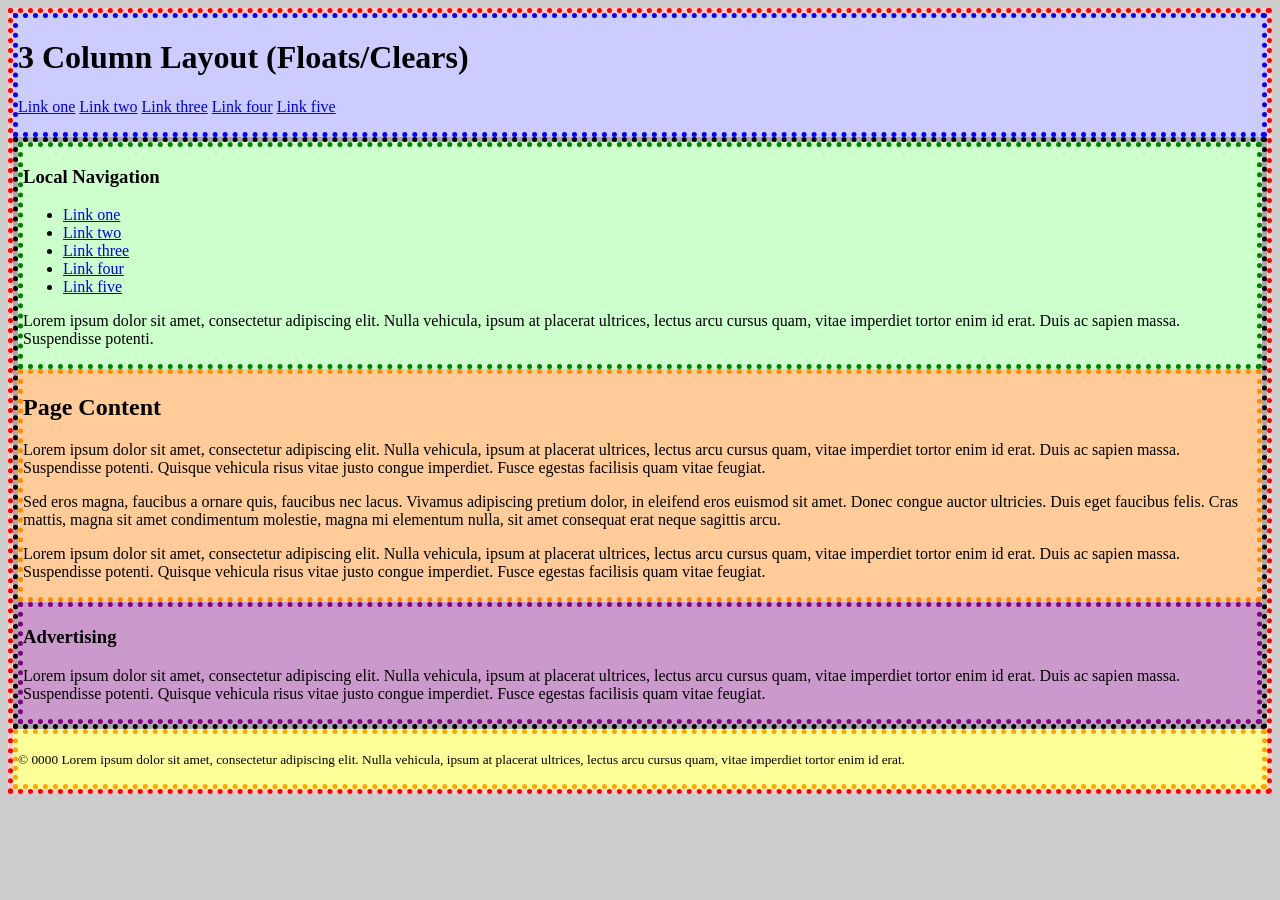
<file: lesson-4/index.html>
<!DOCTYPE html>
<html lang="en">
<head>
	<meta charset="utf-8" />
	<title>3 Column Layout - Floats/Clears</title>
	<meta name="viewport" content="device=device-width, initial-scale=1" />
	<!-- STEP 1a: Add normalize.css, then head to css/index.css for STEP 1b -->
	
	<link href="css/index.css" rel="stylesheet" />
</head>

<body>
	<div id="container">
		<header>
			<h1>3 Column Layout (Floats/Clears)</h1>
			<nav>
				<ul>
					<li><a href="#">Link one</a></li>
					<li><a href="#">Link two</a></li>
					<li><a href="#">Link three</a></li>
					<li><a href="#">Link four</a></li>
					<li><a href="#">Link five</a></li>
				</ul>
			</nav>
		</header>
		<main>
			<nav>
				<h3>Local Navigation</h3>
				<ul>
					<li><a href="#">Link one</a></li>
					<li><a href="#">Link two</a></li>
					<li><a href="#">Link three</a></li>
					<li><a href="#">Link four</a></li>
					<li><a href="#">Link five</a></li>
				</ul>
				<p>Lorem ipsum dolor sit amet, consectetur adipiscing elit. Nulla vehicula, ipsum at placerat ultrices, lectus arcu cursus quam, vitae imperdiet tortor enim id erat. Duis ac sapien massa. Suspendisse potenti.</p>
			</nav>
			<section>
				<h2>Page Content</h2>
				<p>Lorem ipsum dolor sit amet, consectetur adipiscing elit. Nulla vehicula, ipsum at placerat ultrices, lectus arcu cursus quam, vitae imperdiet tortor enim id erat. Duis ac sapien massa. Suspendisse potenti. Quisque vehicula risus vitae justo congue imperdiet. Fusce egestas facilisis quam vitae feugiat.</p>
				<p>Sed eros magna, faucibus a ornare quis, faucibus nec lacus. Vivamus adipiscing pretium dolor, in eleifend eros euismod sit amet. Donec congue auctor ultricies. Duis eget faucibus felis. Cras mattis, magna sit amet condimentum molestie, magna mi elementum nulla, sit amet consequat erat neque sagittis arcu.</p>
				<p>Lorem ipsum dolor sit amet, consectetur adipiscing elit. Nulla vehicula, ipsum at placerat ultrices, lectus arcu cursus quam, vitae imperdiet tortor enim id erat. Duis ac sapien massa. Suspendisse potenti. Quisque vehicula risus vitae justo congue imperdiet. Fusce egestas facilisis quam vitae feugiat.</p>
			</section>
			<aside>
				<h3>Advertising</h3>
				<p>Lorem ipsum dolor sit amet, consectetur adipiscing elit. Nulla vehicula, ipsum at placerat ultrices, lectus arcu cursus quam, vitae imperdiet tortor enim id erat. Duis ac sapien massa. Suspendisse potenti. Quisque vehicula risus vitae justo congue imperdiet. Fusce egestas facilisis quam vitae feugiat.</p>
			</aside>
		</main>
		<footer>
			<p><small>© 0000 Lorem ipsum dolor sit amet, consectetur adipiscing elit. Nulla vehicula, ipsum at placerat ultrices, lectus arcu cursus quam, vitae imperdiet tortor enim id erat.</small></p>
		</footer>
	</div><!-- #container -->
</body>
</html>
</file>
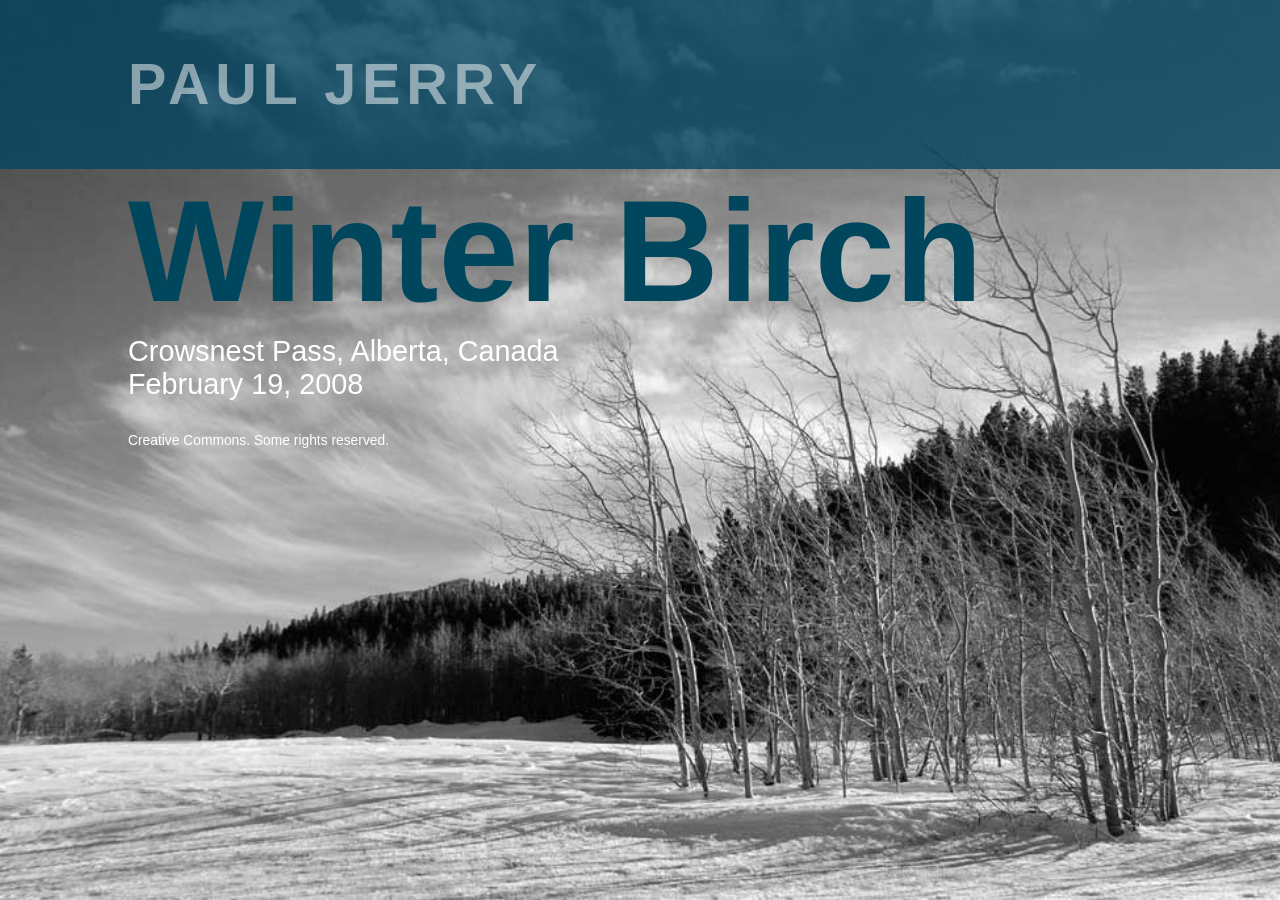
<file: lesson-5/index.html>
<!DOCTYPE html>
<html lang="en">
<head>
	<meta charset="utf-8" />
	<title>Winter Birch | Paul Jerry</title>
	<meta name="viewport" content="width=device-width, initial-scale=1" />
	<link href="css/normalize.css" rel="stylesheet" />
	<link href="css/colors.css" rel="stylesheet" />
</head>
<body>
	<header>
		<h1>Paul Jerry</h1>
	</header>
	<main>
		<h2>Winter Birch</h2>
		<p>Crowsnest Pass, Alberta, Canada <br><time datetime="2008-02-19">February 19, 2008</time></p>
	</main>
	<footer>
		<p><small>Creative Commons. Some rights reserved.</small></p>
	</footer>
</body>
</html>
</file>
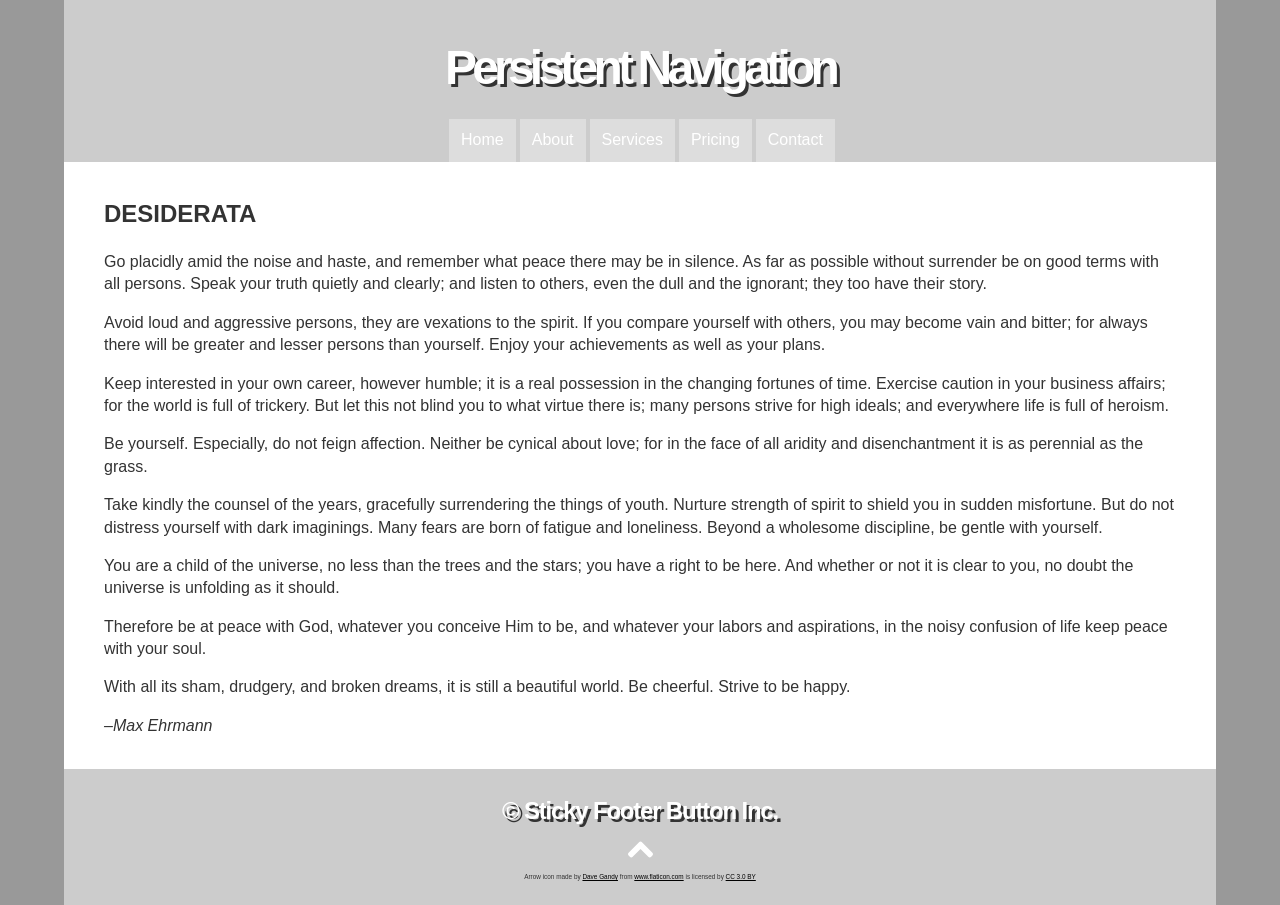
<file: lesson-9/index.html>
<!DOCTYPE html>
<html lang="en">
	<head>
		<meta charset="utf-8" />
		<title>Persistent Navigation</title>
		<meta name="viewport" content="width=device-width, initial-scale=1.0" />
		<link href="css/normalize.css" rel="stylesheet" />
		<!-- STEP 10: Extract all of the below CSS and put it into an external file, using the LINK element to attach it -->
		<!-- STEP 9b: Attach the custom JavaScript we built with a SCRIPT element - remember the 'defer' attribute -->
		<style>
			body{
				font-family: sans-serif;
				background: #999;
				min-width: 320px;
				color: #333;
			}
			#container {
				width: 90%;
				margin: 0 auto;
			}
			header {
				background: #ccc;
				padding-top: 1em;
			}
			header nav {
				overflow: hidden;
			}
			header nav ul {
				list-style-type: none;
				margin: 0;
				padding: 0;
				float: left;
				position: relative;
				left: 50%;
			}
			header nav ul li {
				float: left;
				position: relative;
				right: 50%;
				margin-left: 0.25em;
				background:#ddd;
			}
			header nav a {
				display: block;
				padding: 0.75em;
				color: #fff;
				text-decoration: none;
			}
			header nav a:hover {
				background: #fff;
				color: #000;
			}

			/* STEP 1a: Persistent navigation - manually add the class="floater" to the HEADER NAV and build out a fixed horizontal navigation bar */
			
			/* STEP 1b: Remove the class="floater" from the HTML */

			main {
				background: white;
				clear: both;
				line-height: 1.4;
				padding: 1em 0;
			}
			main p {
				margin-top: 0;
			}
			main blockquote {
			}

			header h1 {
				font-family: "Arial Black", Arial, sans-serif;
				font-size: 300%;
				margin: 0.5em;
				text-shadow: 3px 3px 0 #333;
				letter-spacing: -0.1em;
				text-align: center;
			}
			header h1 a {
				color: white;
				text-decoration: none;
			}
			blockquote h2 {
				text-transform: uppercase;
			}

			/* STEP 7a: Build out the styles for the pullquote, adding the class="pullquote2" to the SPAN element in the HTML to see how the styles look */

			/* STEP 7b: Add leading quotation marks and style them */

			/* STEP 7c: Remove the class"pullquote2" from the HTML */
			footer {
				background: #ccc;
				padding: 1em;
			}
			footer h3 {
				margin: 0;
				font-family: "Arial Black", Arial, sans-serif;
				font-size: 150%;
				margin: 0.5em;
				color: white;
				text-shadow: 3px 3px 0 #333;
				letter-spacing: -0.05em;
				text-align: center;
			}
			footer p {
				font-size: 50%;
				text-align: center;
			}
			footer a {
				color: black;
			}
			/* STEP 3a: Build out the sticky footer 'Back to top' button styles */
			
				/* STEP 3b: Now hide the button entirely, and we will make it visible later with JavaScript */
			

		</style>
	</head>
	<body>
		<div id="container">
			<header>
				<h1><a href="">Persistent Navigation</a></h1>
				<nav id="floatingbar">
					<ul>
						<li><a href="">Home</a></li>
						<li><a href="">About</a></li>
						<li><a href="">Services</a></li>
						<li><a href="">Pricing</a></li>
						<li><a href="">Contact</a></li>
					</ul>
				</nav>
			</header>
			<main>
				<blockquote>
					<h2>Desiderata</h2>

					<p>Go placidly amid the noise and haste, and remember what peace there may be in silence. As far as possible without surrender be on good terms with all persons. Speak your truth quietly and clearly; and listen to others, even the dull and the ignorant; they too have their story.</p>

					<p>Avoid loud and aggressive persons, they are vexations to the spirit. If you compare yourself with others, you may become vain and bitter; for always there will be greater and lesser persons than yourself. Enjoy your achievements as well as your plans.</p>

					<p><span class="pullquote">Keep interested in your own career, however humble; it is a real possession in the changing fortunes of time.</span> Exercise caution in your business affairs; for the world is full of trickery. But let this not blind you to what virtue there is; many persons strive for high ideals; and everywhere life is full of heroism.</p>

					<p>Be yourself. Especially, do not feign affection. Neither be cynical about love; for in the face of all aridity and disenchantment it is as perennial as the grass.</p>

					<p>Take kindly the counsel of the years, gracefully surrendering the things of youth. Nurture strength of spirit to shield you in sudden misfortune. But do not distress yourself with dark imaginings. Many fears are born of fatigue and loneliness. Beyond a wholesome discipline, be gentle with yourself.</p>

					<p>You are a child of the universe, no less than the trees and the stars; you have a right to be here. And whether or not it is clear to you, no doubt the universe is unfolding as it should.</p>

					<p>Therefore be at peace with God, whatever you conceive Him to be, and whatever your labors and aspirations, in the noisy confusion of life keep peace with your soul.</p>

					<p>With all its sham, drudgery, and broken dreams, it is still a beautiful world. Be cheerful. Strive to be happy.</p>

					<p><cite>&ndash;Max Ehrmann</cite></p>
			</main>
			<footer>
				<h3>© Sticky Footer Button Inc.</h3>
				<!-- STEP 6a: Build a simple 'back to top' anchor -->
				<p><a href="#" title="Back to top" class="top"><img src="images/arrows.svg" width="25" height="25" /></a></p>
				<p><small>Arrow icon made by <a href="http://www.flaticon.com/authors/dave-gandy" title="Dave Gandy">Dave Gandy</a> from <a href="http://www.flaticon.com" title="Flaticon">www.flaticon.com</a> is licensed by <a href="http://creativecommons.org/licenses/by/3.0/" title="Creative Commons BY 3.0" target="_blank">CC 3.0 BY</a></small></p>
			</footer>
		</div><!-- end #container -->
		<script>
		// STEP 2: Build out script to control visibility of persistent navigation based on the scrolling position
		// STEP 2a: Grab the #floatingbar as a var
		
		// STEP 2b: Determine how far down the top of the #floatingbar is from the top of the viewport and capture it with a variable called navTop
		
		// STEP 4a: Get the 'Back to top' button from the DOM with a const topButton
		
		// STEP 8a: Assign any and all elements with the class="pullquote" to the const pullQuote
		
		// STEP 2c: Build an event listener for the scroll event (https://developer.mozilla.org/en-US/docs/Web/Events/scroll)
		
			// STEP 2d: Check if the scroll position is further down than the top of the navbar...
			
				// STEP 2e: Automatically add the class="floater" to enable the persistent navigation styles we built out in STEP 1
				
				// STEP 4b: Set the sticky footer 'Back to top' button to display 'block' as the user has scrolled down the page somewhat
				
			
				// STEP 2f: The user is pretty close to the top of the page, so remove the class="floater" and display the regular tab-based navigation
				
				// STEP 4c: The user doesn't need the 'Back to top' button - they are at the top of the page, so set it to display 'none'
					
		

			// STEP 6a: Attach event listener to 'Back to top' button that calls the scrollToTop function built in STEP 5
			
				// STEP 6b: Prevent the default action of the anchor
			

			// STEP 5a: Build out Scroll-To-Top function
			
				// STEP 5b: Use the scrollBy() method to scroll the browser back up to the top of the page (https://developer.mozilla.org/en-US/docs/Web/API/Window/scrollBy)
						

			// STEP 8b: Write a forEach loop to duplicate the pullquote text and insert it into the page
			
				// STEP 8c: Get the parent element
				
				// STEP 8d: Clone the element (https://developer.mozilla.org/en-US/docs/Web/API/Node/cloneNode)
				
				// STEP 8e: Add a special class to the cloned SPAN element
				
				// STEP 8f: Insert cloned element into the DOM
				
			
			// STEP 9a: Move this entire JavaScript into an external file and put it into the /js folder
			/* Animated scrolling of page to top function inspired by the great tutorial at https://dzone.com/articles/back-to-top-pure-javascript and the MDN page about scrollBy() at https://developer.mozilla.org/en-US/docs/Web/API/Window/scrollBy */
		</script>
	</body>
</html>
</file>
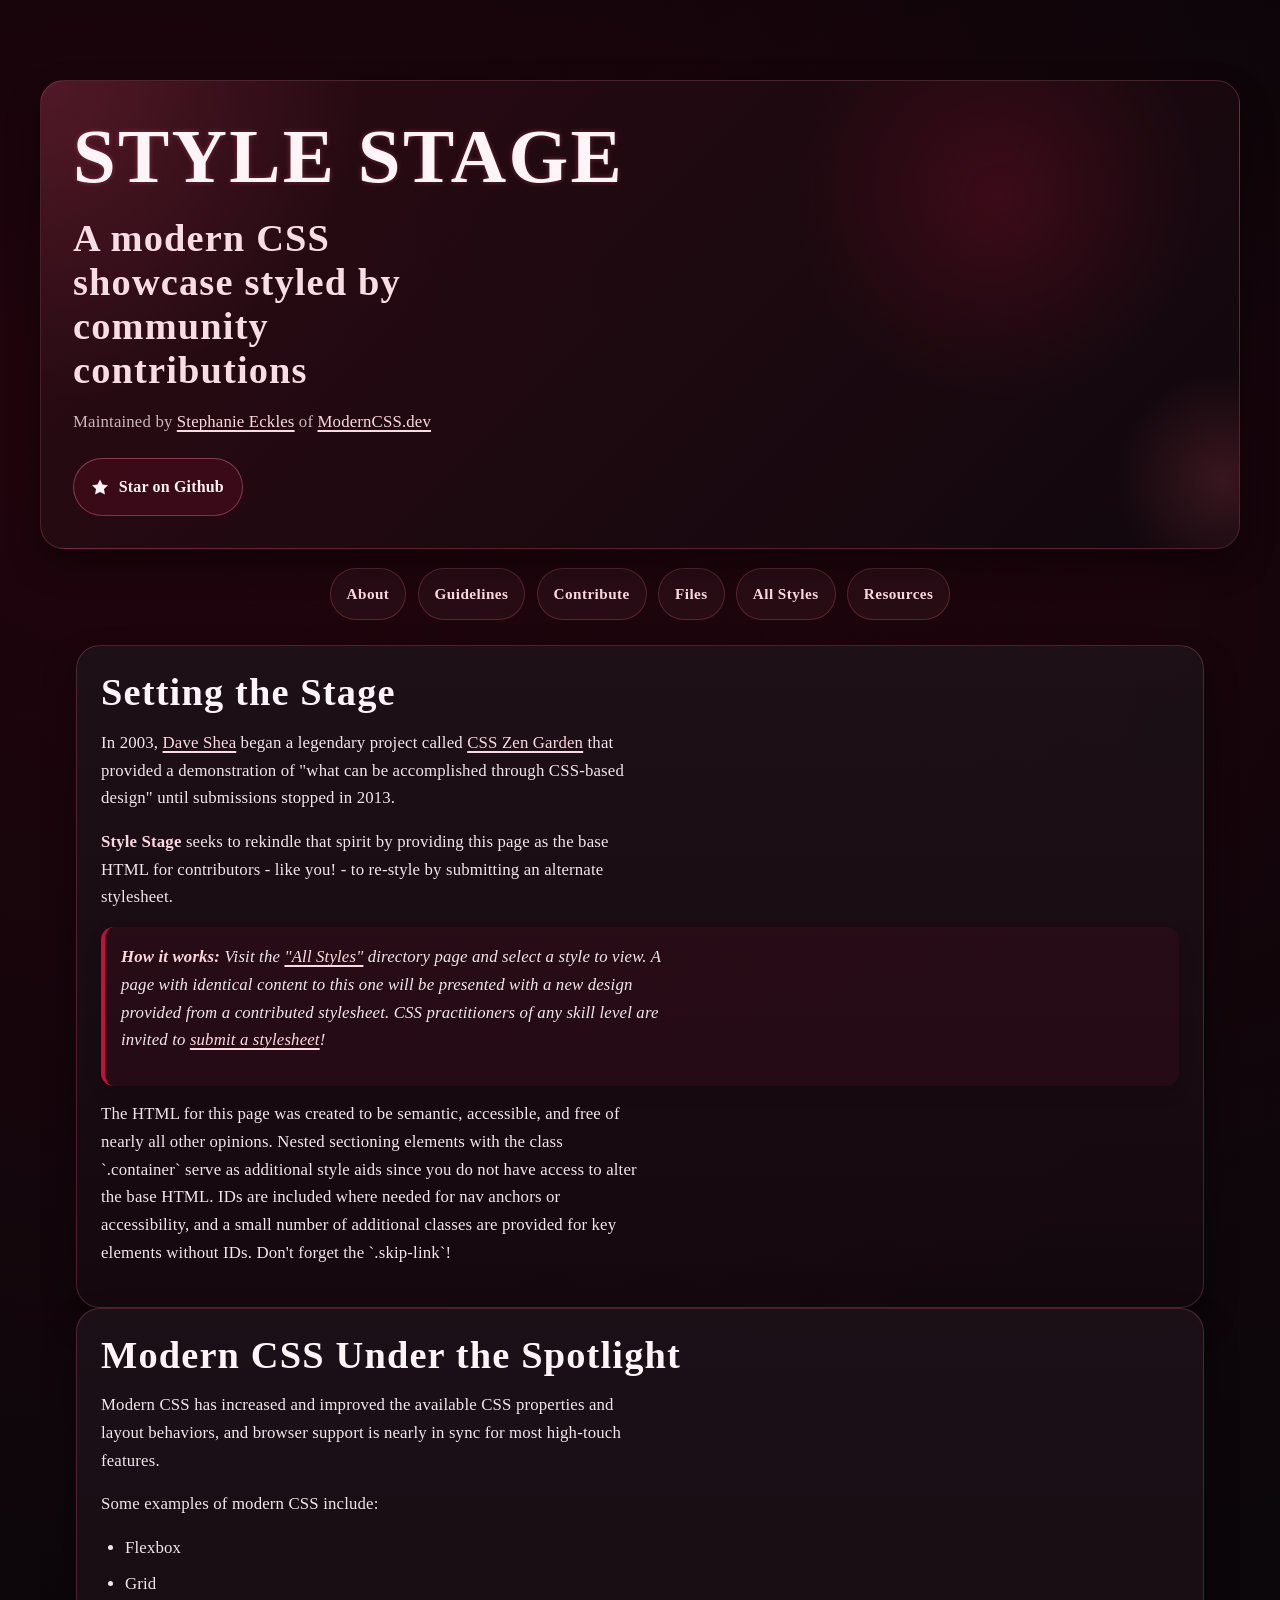
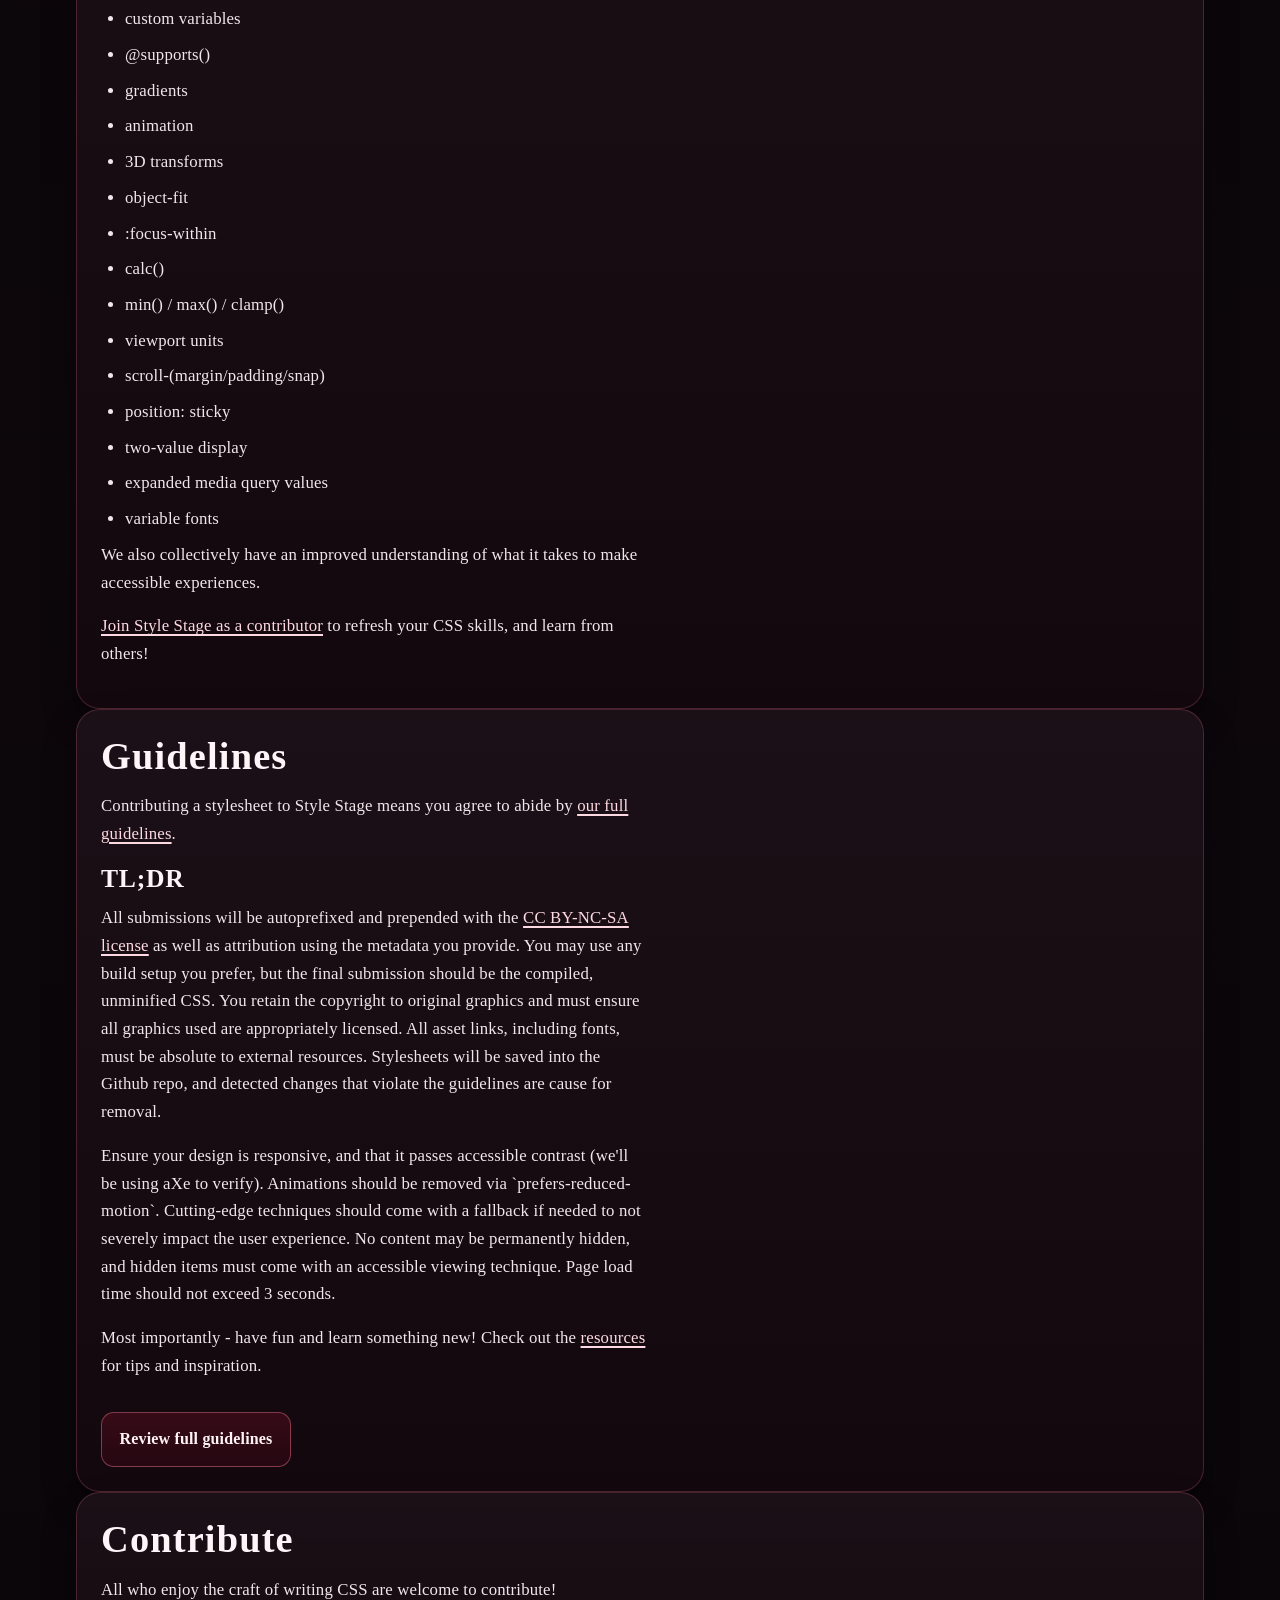
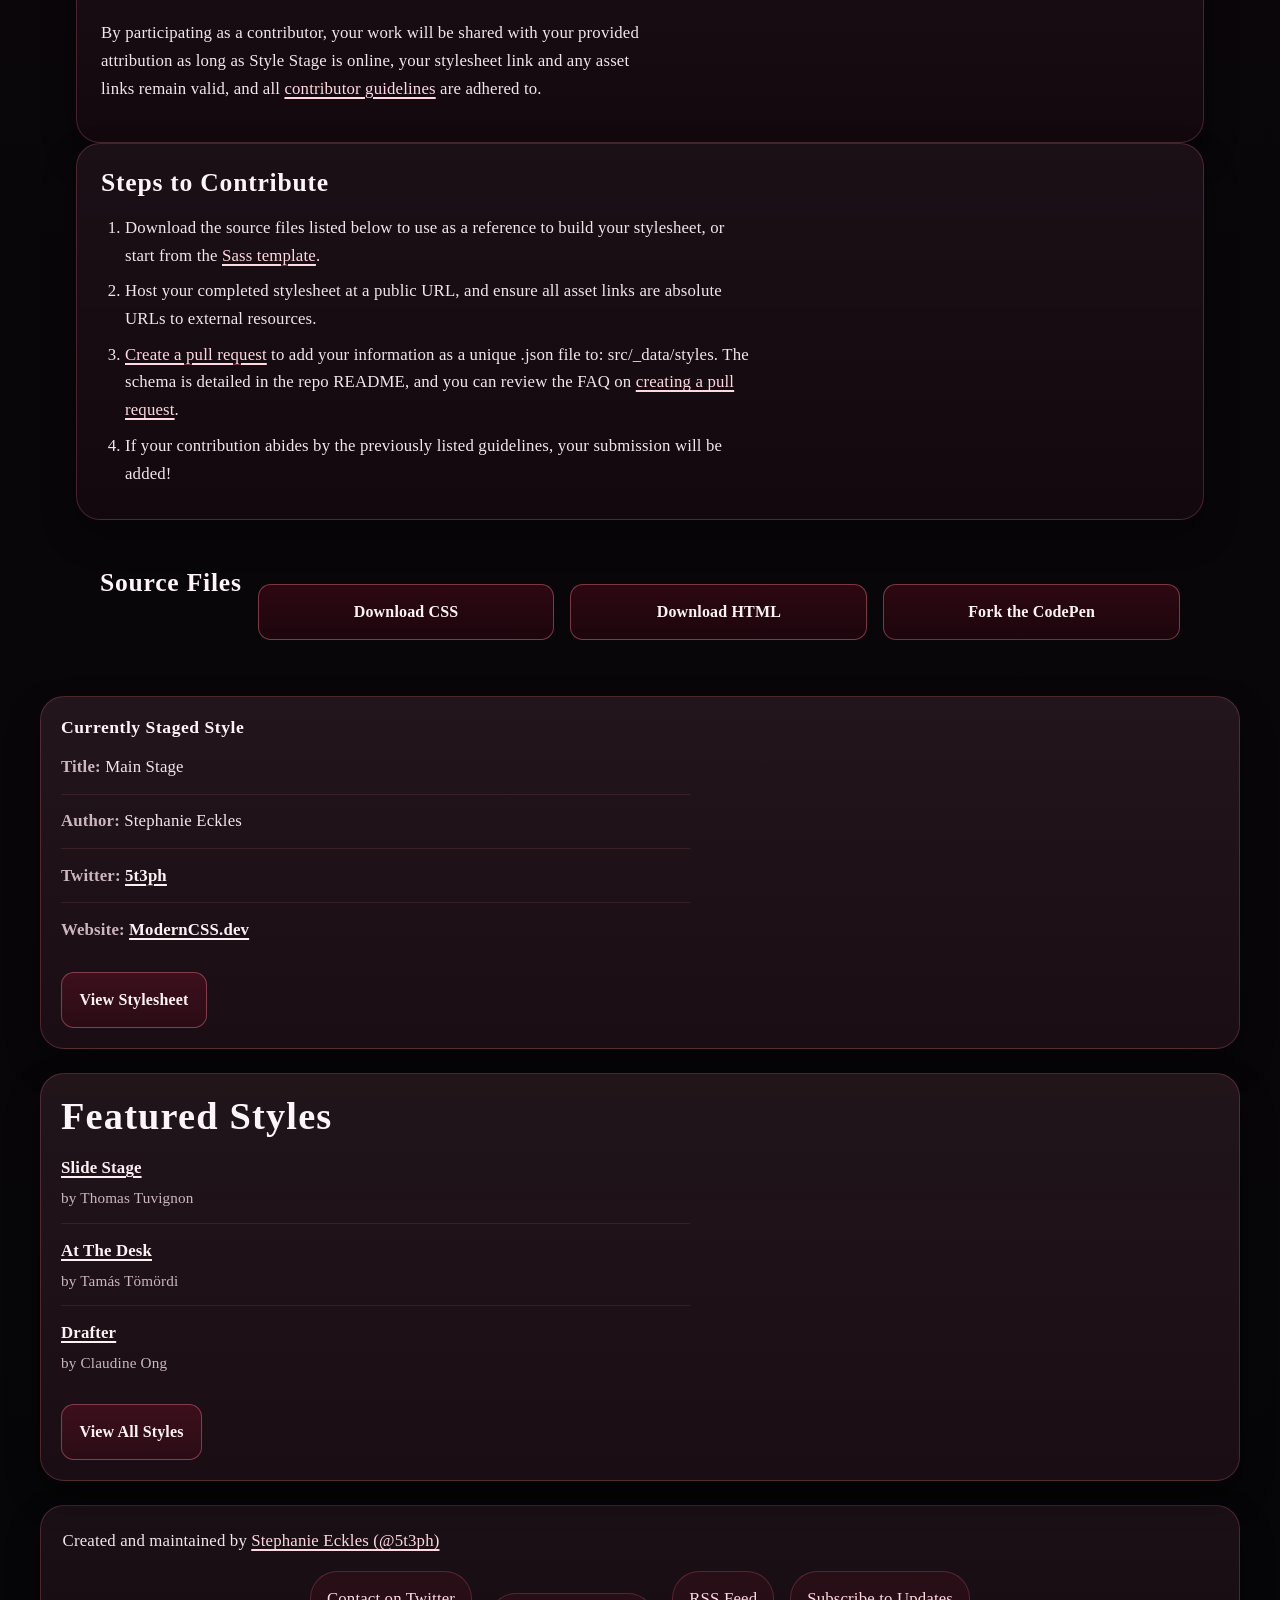
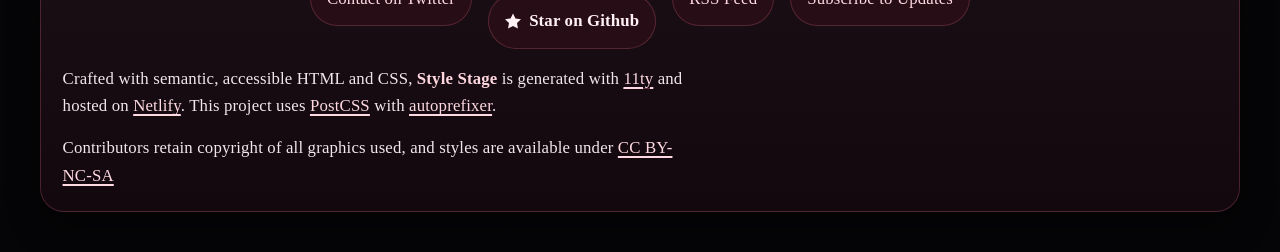
<file: Project-1/index.html>
<!DOCTYPE html>
<html lang="en">
  <head>
    <meta charset="UTF-8" />
    <meta name="viewport" content="width=device-width, initial-scale=1" />
    <title>[Dracula] by [Harmanjeet singh] | Style Stage</title>
    <meta name="description" content="[Your optional description]" />
    <link href="style.css" rel="stylesheet" />
  </head>
  <body>
    <a href="#main" class="skip-link">Skip to main content</a>
    <header>
      <div class="container">
        <h1>Style Stage</h1>
        <h2>A modern CSS showcase styled by community contributions</h2>
        <p>
          Maintained by <a href="https://twitter.com/5t3ph">Stephanie Eckles</a> of
          <a href="https://moderncss.dev">ModernCSS.dev</a>
        </p>
        <a href="https://github.com/5t3ph/stylestage" class="link-github"
          ><span
            ><svg
              xmlns="http://www.w3.org/2000/svg"
              viewBox="0 0 32 32"
              aria-hidden="true"
              focusable="false"
            >
              <path
                d="M32 12.408l-11.056-1.607-4.944-10.018-4.944 10.018-11.056 1.607 8 7.798-1.889 11.011 9.889-5.199 9.889 5.199-1.889-11.011 8-7.798z"
              ></path>
            </svg>
          </span>
          Star on Github</a
        >
      </div>
    </header>
    <nav>
      <ul>
        <li><a href="#about">About</a></li>
        <li><a href="#guidelines">Guidelines</a></li>
        <li><a href="#contribute">Contribute</a></li>
        <li><a href="#files">Files</a></li>
        <li><a href="/styles/">All Styles</a></li>
        <li><a href="/resources/">Resources</a></li>
      </ul>
    </nav>

    <main id="main" tabIndex="-1">
      <div class="container">
        <article id="about">
          <section class="container">
            <h2>Setting the Stage</h2>
            <p>
              In 2003, <a href="http://daveshea.com/projects/zen/">Dave Shea</a> began a legendary
              project called <a href="http://www.csszengarden.com/">CSS Zen Garden</a> that provided
              a demonstration of "what can be accomplished through CSS-based design" until
              submissions stopped in 2013.
            </p>
            <p>
              <strong>Style Stage</strong> seeks to rekindle that spirit by providing this page as
              the base HTML for contributors - like you! - to re-style by submitting an alternate
              stylesheet.
            </p>
            <blockquote>
              <p>
                <strong>How it works:</strong> Visit the
                <a href="/styles/">"All Styles"</a> directory page and select a style to view. A
                page with identical content to this one will be presented with a new design provided
                from a contributed stylesheet. CSS practitioners of any skill level are invited to
                <a href="#contribute">submit a stylesheet</a>!
              </p>
            </blockquote>
            <p>
              The HTML for this page was created to be semantic, accessible, and free of nearly all
              other opinions. Nested sectioning elements with the class `.container` serve as
              additional style aids since you do not have access to alter the base HTML. IDs are
              included where needed for nav anchors or accessibility, and a small number of
              additional classes are provided for key elements without IDs. Don't forget the
              `.skip-link`!
            </p>
          </section>
          <section class="container">
            <h2>Modern CSS Under the Spotlight</h2>
            <p>
              Modern CSS has increased and improved the available CSS properties and layout
              behaviors, and browser support is nearly in sync for most high-touch features.
            </p>
            <p>Some examples of modern CSS include:</p>
            <ul>
              <li>Flexbox</li>
              <li>Grid</li>
              <li>custom variables</li>
              <li>@supports()</li>
              <li>gradients</li>
              <li>animation</li>
              <li>3D transforms</li>
              <li>object-fit</li>
              <li>:focus-within</li>
              <li>calc()</li>
              <li>min() / max() / clamp()</li>
              <li>viewport units</li>
              <li>scroll-(margin/padding/snap)</li>
              <li>position: sticky</li>
              <li>two-value display</li>
              <li>expanded media query values</li>
              <li>variable fonts</li>
            </ul>
            <p>
              We also collectively have an improved understanding of what it takes to make
              accessible experiences.
            </p>
            <p>
              <a href="#contribute">Join Style Stage as a contributor</a> to refresh your CSS
              skills, and learn from others!
            </p>
          </section>
        </article>
        <article id="guidelines">
          <section class="container">
            <h2>Guidelines</h2>
            <p>
              Contributing a stylesheet to Style Stage means you agree to abide by
              <a href="/guidelines/">our full guidelines</a>.
            </p>
            <h3>TL;DR</h3>
            <p>
              All submissions will be autoprefixed and prepended with the
              <a href="https://creativecommons.org/licenses/by-nc-sa/3.0/">CC BY-NC-SA license</a>
              as well as attribution using the metadata you provide. You may use any build setup you
              prefer, but the final submission should be the compiled, unminified CSS. You retain
              the copyright to original graphics and must ensure all graphics used are appropriately
              licensed. All asset links, including fonts, must be absolute to external resources.
              Stylesheets will be saved into the Github repo, and detected changes that violate the
              guidelines are cause for removal.
            </p>
            <p>
              Ensure your design is responsive, and that it passes accessible contrast (we'll be
              using aXe to verify). Animations should be removed via `prefers-reduced-motion`.
              Cutting-edge techniques should come with a fallback if needed to not severely impact
              the user experience. No content may be permanently hidden, and hidden items must come
              with an accessible viewing technique. Page load time should not exceed 3 seconds.
            </p>
            <p>
              Most importantly - have fun and learn something new! Check out the
              <a href="/resources/">resources</a> for tips and inspiration.
            </p>
            <a href="/guidelines/" class="link-guidelines">Review full guidelines</a>
          </section>
        </article>
        <article id="contribute">
          <section class="container">
            <h2>Contribute</h2>
            <p>All who enjoy the craft of writing CSS are welcome to contribute!</p>
            <p>
              By participating as a contributor, your work will be shared with your provided
              attribution as long as Style Stage is online, your stylesheet link and any asset links
              remain valid, and all <a href="/guidelines/">contributor guidelines</a> are adhered
              to.
            </p>
          </section>
          <section class="container">
            <h3>Steps to Contribute</h3>
            <ol>
              <li>
                Download the source files listed below to use as a reference to build your
                stylesheet, or start from the
                <a href="https://github.com/5t3ph/stylestage-sass">Sass template</a>.
              </li>
              <li>
                Host your completed stylesheet at a public URL, and ensure all asset links are
                absolute URLs to external resources.
              </li>
              <li>
                <a href="https://github.com/5t3ph/stylestage">Create a pull request</a> to add your
                information as a unique .json file to: src/_data/styles. The schema is detailed in
                the repo README, and you can review the FAQ on
                <a href="/guidelines/#how-do-i-create-a-pull-request-pr">creating a pull request</a
                >.
              </li>
              <li>
                If your contribution abides by the previously listed guidelines, your submission
                will be added!
              </li>
            </ol>
          </section>
          <footer id="files">
            <div class="container">
              <h3>Source Files</h3>
              <a href="/source-files/style.css" class="link-downloadcss" download>Download CSS</a>
              <a href="/source-files/stylestage.html" class="link-downloadhtml" download
                >Download HTML</a
              >
              <a
                href="https://codepen.io/5t3ph/pen/b493845ae41e836889dd84fdbb0f5291"
                class="link-codepen"
                download
                >Fork the CodePen</a
              >
            </div>
          </footer>
        </article>
      </div>
    </main>
    <aside class="profile" aria-labelledby="profile-title">
      <div class="container">
        <h4 id="profile-title">Currently Staged Style</h4>
        <ul>
          <li class="profile-title"><span>Title:</span> <span>Main Stage</span></li>
          <li class="profile-author"><span>Author:</span> <span>Stephanie Eckles</span></li>
          <li class="profile-twitter">
            <span>Twitter:</span> <span><a href="https://twitter.com/5t3ph">5t3ph</a></span>
          </li>
          <li class="profile-website">
            <span>Website:</span> <span><a href="https://moderncss.dev">ModernCSS.dev</a></span>
          </li>
        </ul>
        <a href="/styles/css/main-stage.css">View Stylesheet</a>
      </div>
    </aside>
    <aside id="styles">
      <div class="container">
        <h2>Featured Styles</h2>
        <ul class="features">
          <li>
            <span>
              <a href="/styles/slide-stage">Slide Stage<span aria-hidden="true"></span></a>
              <span>by Thomas Tuvignon</span>
            </span>
          </li>
          <li>
            <span>
              <a href="/styles/at-the-desk">At The Desk<span aria-hidden="true"></span></a>
              <span>by Tamás Tömördi</span>
            </span>
          </li>
          <li>
            <span>
              <a href="/styles/drafter">Drafter<span aria-hidden="true"></span></a>
              <span>by Claudine Ong</span>
            </span>
          </li>
        </ul>

        <a href="/styles/" class="link-allstyles">View All Styles</a>
      </div>
    </aside>
    <footer class="page-footer">
      <div class="container">
        <p>
          Created and maintained by
          <a href="https://twitter.com/5t3ph">Stephanie Eckles (@5t3ph)</a>
        </p>
        <ul>
          <li>
            <a href="https://twitter.com/5t3ph" class="link-twittercontact">Contact on Twitter</a>
          </li>
          <li>
            <a href="https://github.com/5t3ph/stylestage" class="link-github"
              ><svg
                xmlns="http://www.w3.org/2000/svg"
                viewBox="0 0 32 32"
                aria-hidden="true"
                focusable="false"
              >
                <path
                  d="M32 12.408l-11.056-1.607-4.944-10.018-4.944 10.018-11.056 1.607 8 7.798-1.889 11.011 9.889-5.199 9.889 5.199-1.889-11.011 8-7.798z"
                ></path>
              </svg>
              Star on Github</a
            >
          </li>
          <li><a href="/feed/" class="link-rss">RSS Feed</a></li>
          <li><a href="/subscribe/" class="link-support">Subscribe to Updates</a></li>
        </ul>
        <p>
          Crafted with semantic, accessible HTML and CSS, <strong>Style Stage</strong> is generated
          with <a href="https://11ty.dev">11ty</a> and hosted on
          <a href="https://netlify.com">Netlify</a>. This project uses
          <a href="https://postcss.org/">PostCSS</a> with
          <a href="https://github.com/postcss/autoprefixer">autoprefixer</a>.
        </p>
        <p>
          Contributors retain copyright of all graphics used, and styles are available under
          <a href="https://creativecommons.org/licenses/by-nc-sa/3.0/">CC BY-NC-SA</a>
        </p>
      </div>
    </footer>
  </body>
</html>
</file>
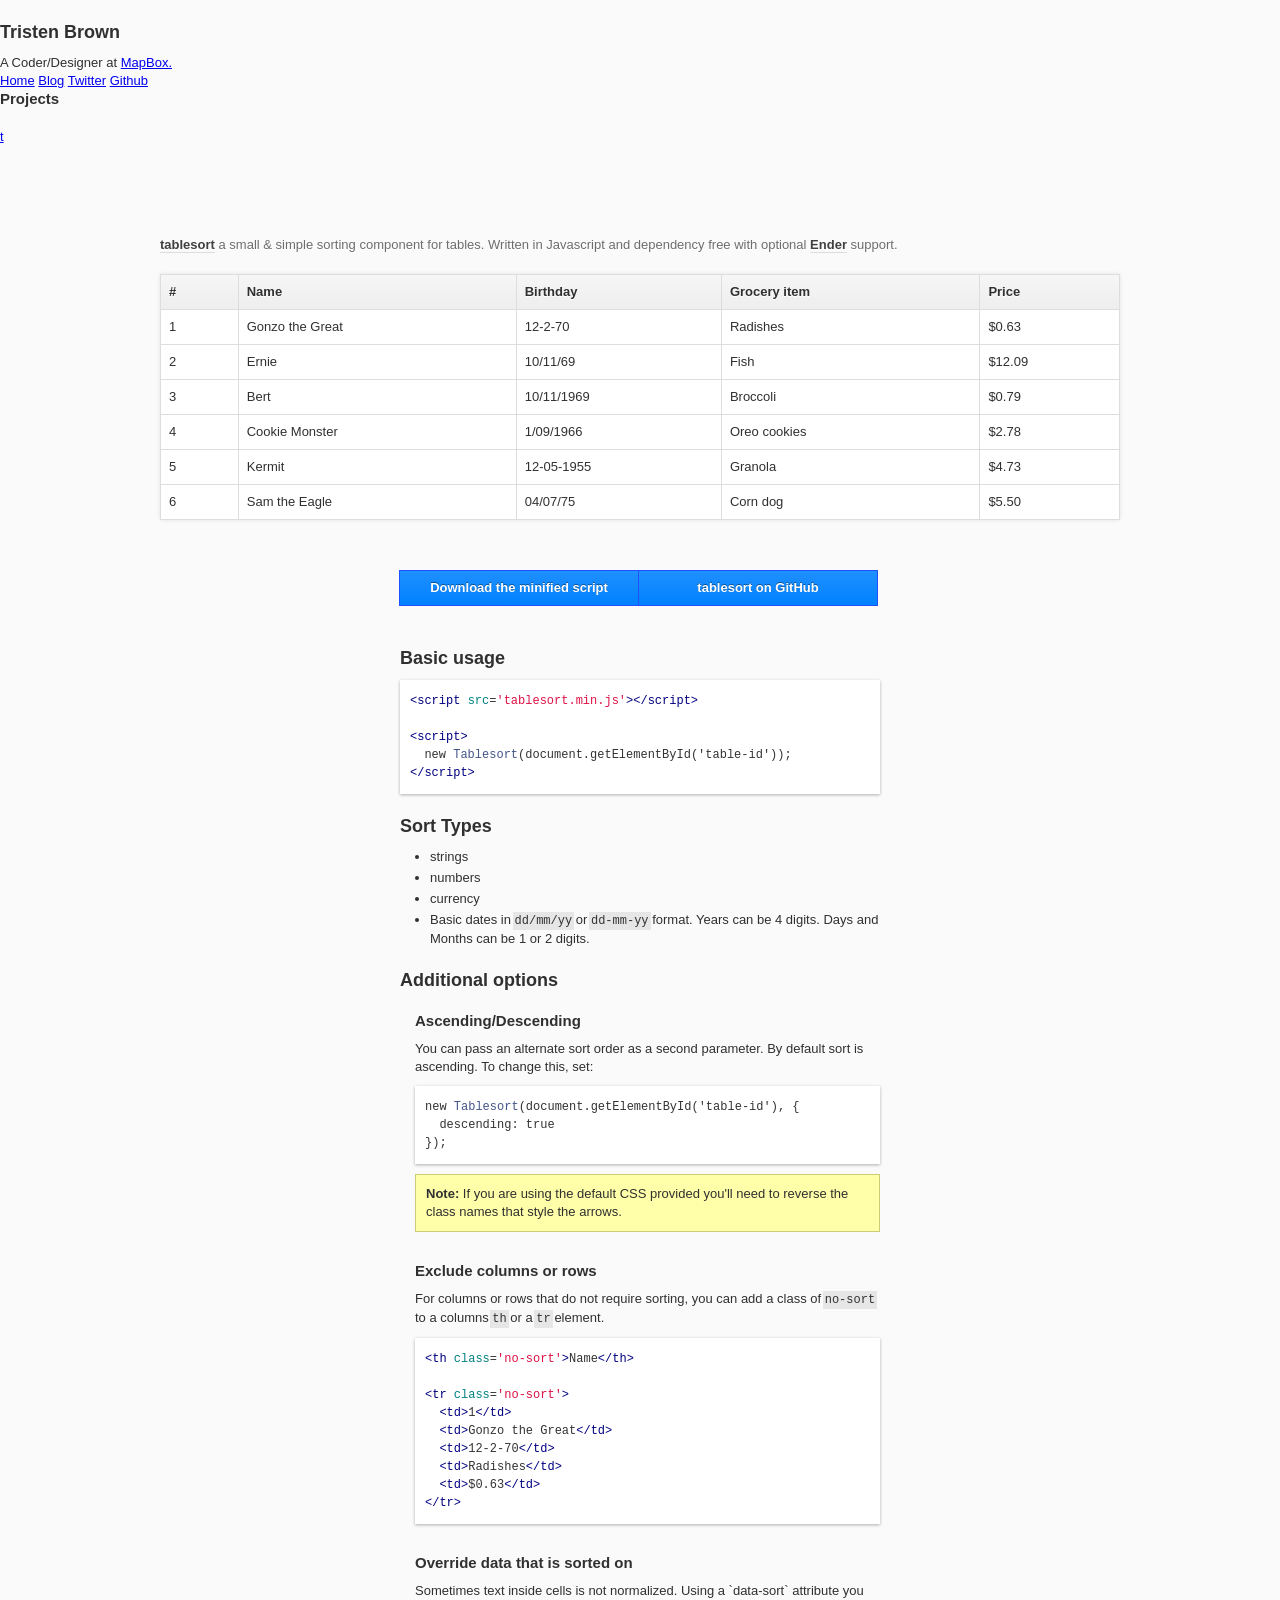
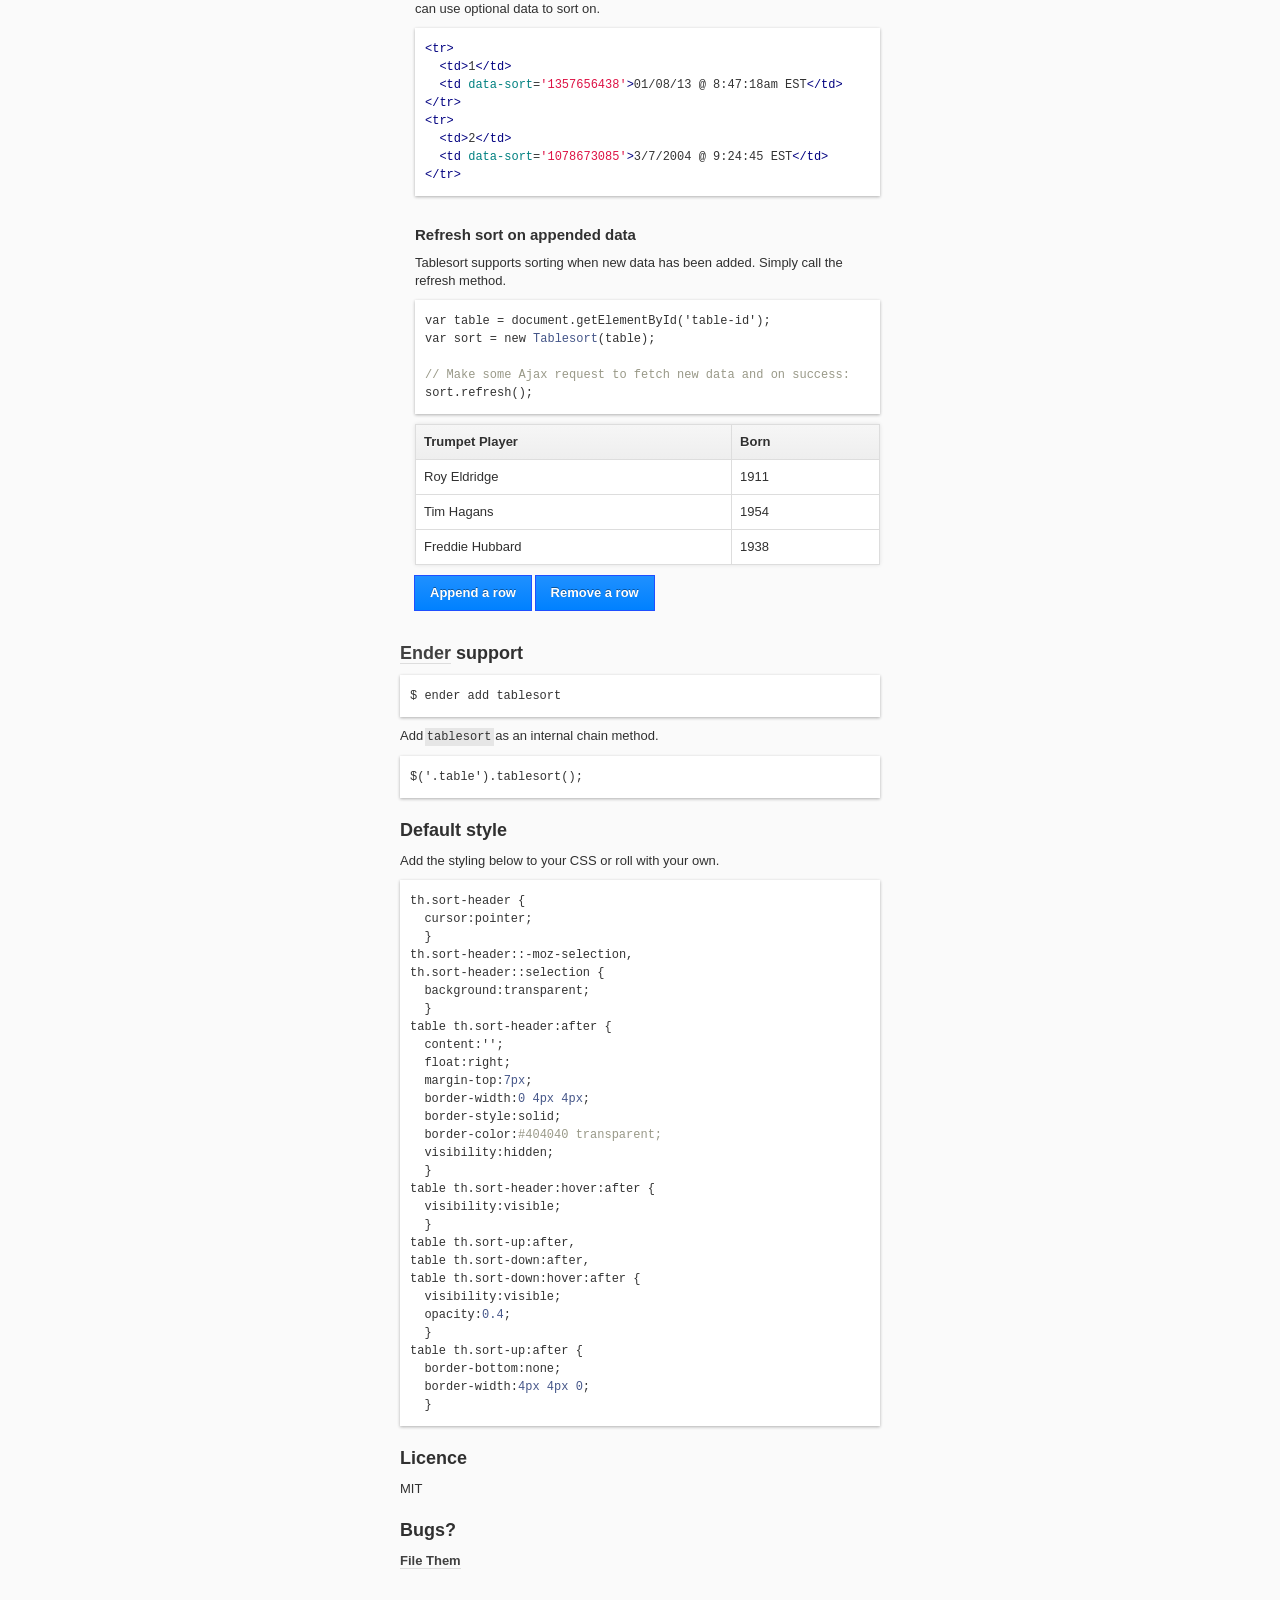
<file: lesson-12/js/tablesort/demo/index.html>
<!DOCTYPE html>
<html>
<head>
<meta charset=utf-8 />
<title>tablesort | tristen</title>
<link href='http://tristen.ca/global.css' rel='stylesheet'>
<link href='style.css' rel='stylesheet'>
</head>
<body onload='prettyPrint()'>

<div id='masthead'>
  <div class='limiter col12 clearfix'>
    <div class='col3'>
      <div class='inner'>
        <h2>Tristen Brown</h2>
        <p>A Coder/Designer at <a href='http://mapbox.com'>MapBox.</a></p>
        <a href='http://tristen.ca' class='icon home' title='Homepage'>Home</a>
        <a href='http://tristen.ca/blog' class='icon blog' title='Blog'>Blog</a>
        <a href='http://twitter.com/fallsemo' class='icon twitter' title='Twitter'>Twitter</a>
        <a href='http://github.com/tristen' class='icon github' title='GitHub'>Github</a>
      </div>
    </div>
    <div class='col col9'>
      <div class='inner'>
        <h3>Projects</h3>
        <ul id='tristen-projects'></ul>
      </div>
    </div>
    <a href='#' id='t-toggle'><span>t</span></a>
  </div>
</div>

<div class='page'>
  <div class='inner'>
    <div class='heading'>
      <h1><a href='http://github.com/tristen/tablesort'>tablesort</a><span class='description'> a small &amp; simple sorting component for tables. Written in Javascript and dependency free with optional <a href='http://ender.no.de'>Ender</a> support.</span></h1>
    </div>
    <table id='sort' class='sort'>
      <thead>
        <tr>
          <th>#</th>
          <th>Name</th>
          <th>Birthday</th>
          <th>Grocery item</th>
          <th>Price</th>
        </tr>
      </thead>
      <tbody>
        <tr>
          <td>1</td>
          <td>Gonzo the Great</td>
          <td>12-2-70</td>
          <td>Radishes</td>
          <td>$0.63</td>
        </tr>
        <tr>
          <td>2</td>
          <td>Ernie</td>
          <td>10/11/69</td>
          <td>Fish</td>
          <td>$12.09</td>
        </tr>
        <tr>
          <td>3</td>
          <td>Bert</td>
          <td>10/11/1969</td>
          <td>Broccoli</td>
          <td>$0.79</td>
        </tr>
        <tr>
          <td>4</td>
          <td>Cookie Monster</td>
          <td>1/09/1966</td>
          <td>Oreo cookies</td>
          <td>$2.78</td>
        </tr>
        <tr>
          <td>5</td>
          <td>Kermit</td>
          <td>12-05-1955</td>
          <td>Granola</td>
          <td>$4.73</td>
        </tr>
        <tr>
          <td>6</td>
          <td>Sam the Eagle</td>
          <td>04/07/75</td>
          <td>Corn dog</td>
          <td>$5.50</td>
        </tr>
      </tbody>
    </table>
    <div class='links clearfix'>
      <a class='button' href='https://raw.github.com/tristen/tablesort/gh-pages/tablesort.min.js'>Download the minified script</a>
      <a class='button' href='https://github.com/tristen/tablesort'>tablesort on GitHub</a>
    </div>

  </div>
  <div class='content'>
    <div class='inner'>
      <h2 id='usage'>Basic usage</h2>
  <pre class='prettyprint'>
&lt;script src='tablesort.min.js'&gt;&lt;/script&gt;

&lt;script&gt;
  new Tablesort(document.getElementById('table-id'));
&lt;/script&gt;</pre>

      <h2 id='types'>Sort Types</h2>
      <ul>
        <li>strings</li>
        <li>numbers</li>
        <li>currency </li>
        <li>Basic dates in <code>dd/mm/yy</code> or <code>dd-mm-yy</code> format. Years can be
        4 digits. Days and Months can be 1 or 2 digits.</li>
      </ul>

      <h2 id='options'>Additional options</h2>
      <div class='options'>
        <h3 id='direction'>Ascending/Descending</h3>
        <p>You can pass an alternate sort order as a second parameter. By default sort is ascending. To change this, set:</p>
  <pre class='prettyprint'>
new Tablesort(document.getElementById('table-id'), {
  descending: true
});</pre>
<p class='notice'><strong>Note:</strong> If you are using the default CSS provided you'll need to reverse the class names that style the arrows.</p>
        <h3 id='exclude'>Exclude columns or rows</h3>
        For columns or rows that do not require sorting, you can add a class of <code>no-sort</code> to a columns <code>th</code> or a <code>tr</code> element.
<pre class='prettyprint'>
&lt;th class='no-sort'&gt;Name&lt;/th&gt;

&lt;tr class='no-sort'&gt;
  &lt;td&gt;1&lt;/td&gt;
  &lt;td&gt;Gonzo the Great&lt;/td&gt;
  &lt;td&gt;12-2-70&lt;/td&gt;
  &lt;td&gt;Radishes&lt;/td&gt;
  &lt;td&gt;$0.63&lt;/td&gt;
&lt;/tr&gt;
</pre>


        <h3 id='data-sort'>Override data that is sorted on</h3>
        <p>Sometimes text inside cells is not normalized. Using a `data-sort` attribute you can use optional data to sort on.</p>
<pre class='prettyprint'>
&lt;tr>
  &lt;td&gt;1&lt;/td&gt;
  &lt;td data-sort='1357656438'&gt;01/08/13 @ 8:47:18am EST&lt;/td&gt;
&lt;/tr&gt;
&lt;tr&gt;
  &lt;td&gt;2&lt;/td&gt;
  &lt;td data-sort='1078673085'&gt;3/7/2004 @ 9:24:45 EST&lt;/td&gt;
&lt;/tr&gt;
</pre>

        <h3 id='refresh'>Refresh sort on appended data</h3>
        <p>Tablesort supports sorting when new data has been added. Simply call the refresh method.</p>
        <pre class='prettyprint'>
var table = document.getElementById('table-id');
var sort = new Tablesort(table);

// Make some Ajax request to fetch new data and on success:
sort.refresh();
</pre>
        <table id='refresh-table' class='sort'>
          <thead>
            <tr>
              <th>Trumpet Player</th>
              <th>Born</th>
            </tr>
          </thead>
          <tbody>
            <tr>
              <td>Roy Eldridge</td>
              <td>1911</td>
            </tr>
            <tr>
              <td>Tim Hagans</td>
              <td>1954</td>
            </tr>
            <tr>
              <td>Freddie Hubbard</td>
              <td>1938</td>
            </tr>
          </tbody>
        </table>
        <a href='#' id='add' class='button'>Append a row</a>
        <a href='#' id='remove' class='button'>Remove a row</a>
      </div>
      <h2><a href='http://ender.no.de'>Ender</a> support</h2>
<pre class='prettyprint'>$ ender add tablesort</pre>

<p>Add <code>tablesort</code> as an internal chain method.</p>
<pre class='prettyprint'>
$('.table').tablesort();
</pre>

      <h2 id='style'>Default style</h2>
      <p>Add the styling below to your CSS or roll with your own.</p>
  <pre class='prettyprint' style='font-weight:normal;'>
th.sort-header {
  cursor:pointer;
  }
th.sort-header::-moz-selection,
th.sort-header::selection {
  background:transparent;
  }
table th.sort-header:after {
  content:'';
  float:right;
  margin-top:7px;
  border-width:0 4px 4px;
  border-style:solid;
  border-color:#404040 transparent;
  visibility:hidden;
  }
table th.sort-header:hover:after {
  visibility:visible;
  }
table th.sort-up:after,
table th.sort-down:after,
table th.sort-down:hover:after {
  visibility:visible;
  opacity:0.4;
  }
table th.sort-up:after {
  border-bottom:none;
  border-width:4px 4px 0;
  }</pre>

    <h2 id='licence'>Licence</h2>
    <p>MIT</p>

    <h2 id='issues'>Bugs?</h2>
    <a href='https://github.com/tristen/tablesort/issues'>File Them</a>
    </div>
  </div>
</div>
<script src='http://tristen.ca/site.js'></script>
<script>
  var masthead = new Tristen();
  masthead.masthead();
</script>
<script src='prettify.js'></script>
<script src='../tablesort.min.js'></script>
<script>
  new Tablesort(document.getElementById('sort'));

  var trumpeters = [
    {
      "name": "Miles Davis",
      "born": 1926
    },
    {
      "name": "Dizzy Gillespie",
      "born": 1917
    },
    {
      "name": "Wynton Marsalis",
      "born": 1961
    },
    {
      "name": "Tom Harell",
      "born": 1946
    },
    {
      "name": "Roy Hargrove",
      "born": 1969
    },
    {
      "name": "Chet Baker",
      "born": 1929
    },
    {
      "name": "Nicholas Payton",
      "born": 1973
    },
    {
      "name": "Wallace Roney",
      "born": 1960
    },
    {
      "name": "Rex Stewart",
      "born": 1907
    },
    {
      "name": "Tim Hagans",
      "born": 1954
    },
    {
      "name": "Roy Eldridge",
      "born": 1911
    },
    {
      "name": "Freddie Hubbard",
      "born": 1938
    }
  ]
  var r = document.getElementById('refresh-table');
  var add = document.getElementById('add');
  var remove = document.getElementById('remove');
  var refresh = new Tablesort(r);

  function cancel(event) {
    (event.preventDefault) ? event.preventDefault() : event.returnValue = false;
    (event.stopPropagation) ? event.stopPropagation() : event.cancelBubble = true;
  }

addEvent(add, 'click', function(e) {
  cancel(e);
  var player = trumpeters[Math.floor(Math.random() * trumpeters.length)];

  var rowCount = r.rows.length;
  var row = r.insertRow(rowCount);

  var cellName = row.insertCell(0);
      cellName.innerHTML = player.name;

  var cellBorn = row.insertCell(1);
      cellBorn.innerHTML = player.born;

  refresh.refresh();
});
addEvent(remove, 'click', function(e) {
  cancel(e);
  var rowCount = r.rows.length;
  if (rowCount === 2) return;
  r.deleteRow(rowCount - 1);
});
</script>

<script>
var analytics=analytics||[];(function(){var e=["identify","track","trackLink","trackForm","trackClick","trackSubmit","page","pageview","ab","alias","ready","group"],t=function(e){return function(){analytics.push([e].concat(Array.prototype.slice.call(arguments,0)))}};for(var n=0;n<e.length;n++)analytics[e[n]]=t(e[n])})(),analytics.load=function(e){var t=document.createElement("script");t.type="text/javascript",t.async=!0,t.src=("https:"===document.location.protocol?"https://":"http://")+"d2dq2ahtl5zl1z.cloudfront.net/analytics.js/v1/"+e+"/analytics.min.js";var n=document.getElementsByTagName("script")[0];n.parentNode.insertBefore(t,n)};
analytics.load("ppyh4q5xb3");
</script>

</body>
</html>
</file>
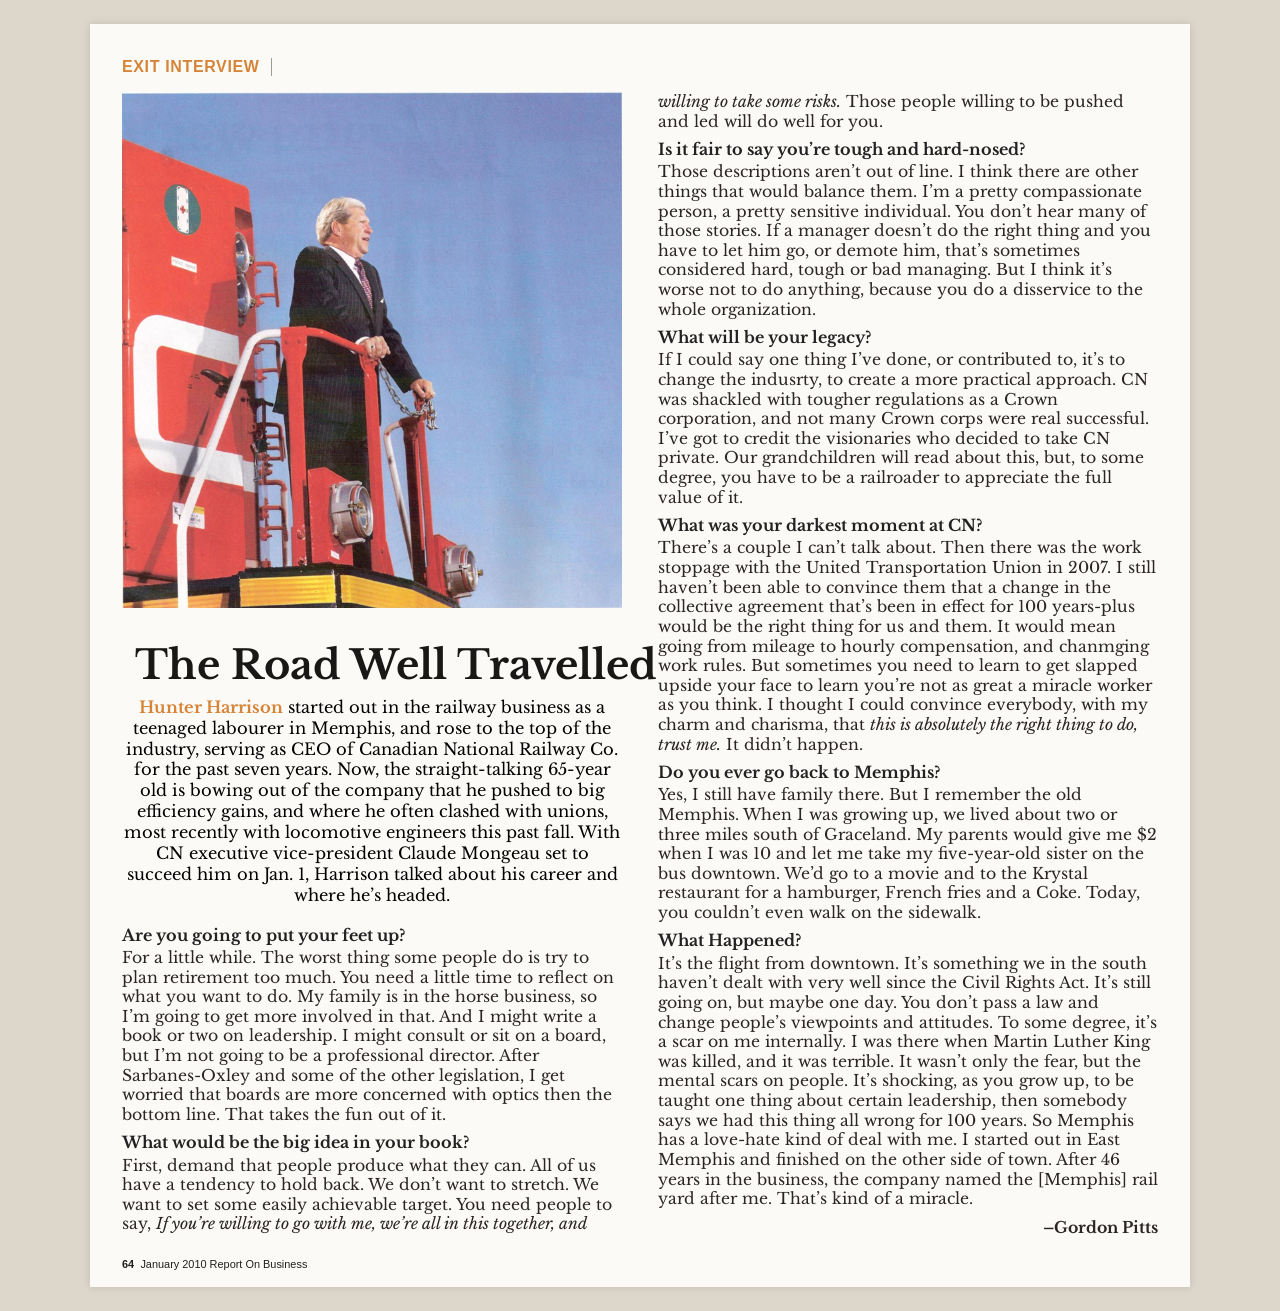
<file: assignment-2/road-well-travelled.html>
<!DOCTYPE html>
<html lang="en">
<head>
	<meta charset="utf-8" />
	<title>Exit Interview: Hunter Harrison | Report On Business</title>
	<meta name="viewport" content="width=device-width, initial-scale=1.0" />
	<link href="CSS/normalize.css" rel="stylesheet" />
	<link href="CSS/style.css" rel="stylesheet" />
</head>
<body>
	<div id="container">
		<header>
			<h1>Exit Interview</h1>
		</header>
		<main>
			<article>
				<img src="hunter-harrison.png" alt="Hunter Harrison" height="" width="" />
				<h2>The Road Well Travelled</h2>
				<p><strong>Hunter Harrison</strong> started out in the railway business as a teenaged labourer in Memphis, and rose to the top of the industry, serving as CEO of Canadian National Railway Co. for the past seven years. Now, the straight-talking 65-year old is bowing out of the company that he pushed to big efficiency gains, and where he often clashed with unions, most recently with locomotive engineers this past fall. With <abbr title="Canadian National">CN</abbr> executive vice-president Claude Mongeau set to succeed him on Jan. 1, Harrison talked about his career and where he’s headed.</p>
				<h2>Are you going to put your feet up?</h2>
				<p>For a little while. The worst thing some people do is try to plan retirement too much. You need a little time to reflect on what you want to do. My family is in the horse business, so I’m going to get more involved in that. And I might write a book or two on leadership. I might consult or sit on a board, but I’m not going to be a professional director. After Sarbanes-Oxley and some of the other legislation, I get worried that boards are more concerned with optics then the bottom line. That takes the fun out of it.</p>
				<h2>What would be the big idea in your book?</h2>
				<p>First, demand that people produce what they can. All of us have a tendency to hold back. We don’t want to stretch. We want to set some easily achievable target. You need people to say, <q>If you’re willing to go with me, we’re all in this together, and willing to take some risks.</q> Those people willing to be pushed and led will do well for you.</p>
				<h2>Is it fair to say you’re tough and hard-nosed?</h2>
				<p>Those descriptions aren’t out of line. I think there are other things that would balance them. I’m a pretty compassionate person, a pretty sensitive individual. You don’t hear many of those stories. If a manager doesn’t do the right thing and you have to let him go, or demote him, that’s sometimes considered hard, tough or bad managing. But I think it’s worse not to do anything, because you do a disservice to the whole organization.</p>
				<h2>What will be your legacy?</h2>
				<p>If I could say one thing I’ve done, or contributed to, it’s to change the indusrty, to create a more practical approach. <abbr title="Canadian National">CN</abbr> was shackled with tougher regulations as a Crown corporation, and not many Crown corps were real successful. I’ve got to credit the visionaries who decided to take <abbr title="Canadian National">CN</abbr> private. Our grandchildren will read about this, but, to some degree, you have to be a railroader to appreciate the full value of it.</p>
				<h2>What was your darkest moment at <abbr title="Canadian National">CN</abbr>?</h2>
				<p>There’s a couple I can’t talk about. Then there was the work stoppage with the United Transportation Union in 2007. I still haven’t been able to convince them that a change in the collective agreement that’s been in effect for 100 years-plus would be the right thing for us and them. It would mean going from mileage to hourly compensation, and chanmging work rules. But sometimes you need to learn to get slapped upside your face to learn you’re not as great a miracle worker as you think. I thought I could convince everybody, with my charm and charisma, that <q>this is absolutely the right thing to do, trust me.</q> It didn’t happen.</p>
				<h2>Do you ever go back to Memphis?</h2>
				<p>Yes, I still have family there. But I remember the old Memphis. When I was growing up, we lived about two or three miles south of Graceland. My parents would give me $2 when I was 10 and let me take my five-year-old sister on the bus downtown. We’d go to a movie and to the Krystal restaurant for a hamburger, French fries and a Coke. Today, you couldn’t even walk on the sidewalk.</p>
				<h2>What Happened?</h2>
				<p>It’s the flight from downtown. It’s something we in the south haven’t dealt with very well since the Civil Rights Act. It’s still going on, but maybe one day. You don’t pass a law and change people’s viewpoints and attitudes. To some degree, it’s a scar on me internally. I was there when Martin Luther King was killed, and it was terrible. It wasn’t only the fear, but the mental scars on people. It’s shocking, as you grow up, to be taught one thing about certain leadership, then somebody says we had this thing all wrong for 100 years. So Memphis has a love-hate kind of deal with me. I started out in East Memphis and finished on the other side of town. After 46 years in the business, the company named the [Memphis] rail yard after me. That’s kind of a miracle.</p>
				<p>–Gordon Pitts</p>
			</article>
		</main>
		<footer>
			<p><small><em>64</em> <time datetime="2010-01">January 2010</time> Report On Business</small></p>
		</footer>
	</div><!-- end #container -->
</body>
</html>
</file>
<file: assignment-1/style.css>
@charset "utf-8";
/* latin-ext */
@font-face {
  font-family: 'Bebas Neue';
  font-style: normal;
  font-weight: 400;
  font-display: swap;
  src: local('Bebas Neue Regular'), local('BebasNeue-Regular'), url(https://fonts.gstatic.com/s/bebasneue/v11/JTUSjIg1_i6t8kCHKm459Wlhyw.woff2) format('woff2'), url(https://fonts.gstatic.com/s/bebasneue/v11/JTUSjIg1_i6t8kCHKm459Wlhyw.woff) format('woff');
}
html {
 /*box sizing------------------------*/
    box-sizing: border-box;
}
    *, *::before, *::after {
    box-sizing: inherit;
}
body {
    min-height: 100vh;
    margin: 20px;
    color: white;
    background: lightgrey url("images/lover.png") no-repeat center;
    background-size: cover;
    background-attachment: fixed;

  /*header*/
}
header {

    background-color: rgba(236, 129, 207, 0.1);
    text-align: center;
    opacity: 0.8;
    padding: 3rem 10% 2.5rem;
}

header h1 {
    text-transform: uppercase;
    letter-spacing: 0.5em;
    font-size: 5rem;
    margin: 0 0.5rem;
    padding-top: 0.5rem;
    color:white;
    text-shadow: rgb(255, 0, 208) 0px 0px 10px;
    margin-bottom: 2rem;

}
main {

    padding: 0 10%;

}

/* Article section */
article {
  background-color: rgba(48, 41, 41, 0.392);
  padding: 1.25rem;
  margin: 1.25rem 0;
  line-height: 2rem;
  border-radius: 12px;
  max-width: 700px;

}

/*h2 */
h2 {
    text-align: left;
    text-transform: uppercase;
    display: block;
    width: 100%;
    padding: 8px 8px 8px 8px;
    letter-spacing: 2px;
    color: rgba(255, 140, 1, 0.948);
}


/*/paragraphs*/
p {
  font-size: 1.25rem;
  line-height: 1.6rem;
  color: white;

}
/* Lyrics blocks */

blockquote p {
  margin-bottom: 1rem;
  margin-top: 0.5rem;
  padding: 0.5rem 1rem;
  background-color: rgba(0, 0, 0, 0);
  font-style: italic;

}
footer {
    padding: 10%;
    text-align: center;
    opacity: 0.9;                                    
}

footer a {
    color: #fffeff;
    padding: 0.5rem;
}
</file>
<file: lab-1/css/main.css>
body {
background-color: #666;
line-height: 1.4;
}
#page {
width: 70%;
background-color: white;
margin: 50px auto;
padding: 5%;
box-shadow: 0 5px 5px 0 rgba(0,0,0,0.75);
}

/* Multi-column layout
-------------------------------------------------- */
main {
  column-count: 2;
}
main p:first-child {
  margin-top: 0;
}

h1
{
    text-align: left;
    text-transform: uppercase;
    padding: 1px 2px 1px 2px;
    letter-spacing : 2px;
    
}
h2
{
    text-align: center;
    text-transform: uppercase;
    display: block;
    width: 100%;
    padding: 2px 8px 2px 8px;
    letter-spacing: 2px;
    
}
h3
{
    text-align: left;
    text-transform: uppercase;
    padding: 1px 2px 1px 2px;
    letter-spacing : 2px;
    
}
</file>
<file: lab-2/css/base.css>
/* Base styles for Lab 2
-------------------------------------------------- */
html {
	box-sizing: border-box;
}
*, *:before, *:after {
	box-sizing: inherit;
}
body {
	font-family: sans-serif;
	background-color: rgb(240,240,240);
}
header {
	padding: 1em;
}
main {
	display: flex;
	flex-direction: row;
	justify-content: space-around;
	flex-wrap: wrap;
}
main section {
	width: 20%;
	padding: 0.5em;
	background-color: rgb(255,255,255);
	box-shadow: 0px 7px 15px 5px rgba(0,0,0,0.1); 
}
main section h2 {
	margin: 0;
}
main section h3 {
	margin: 0;
	font-size: 75%;
}
main section div {
	margin-top: 0.5em;
	padding: 0.5em;
	color: rgb(255,255,255);
	background-color: grey;
	height: 3em;
}
footer {
	padding: 1em;
}
</file>
<file: lesson-1/css/styles.css>
@charset "UTF-8";

/*Named selectors*
--------------------------------------------------------*/
h2{
    color: red;
    font-style: italic;
    
}
/* ID selectors
--------------------------------------------------------*/
#project{
    color: olive;
}
/* Class selectors
--------------------------------------------------------*/
.about{
    background-color: rgb(255, 72, 0);
}
/*contextual/Descendent selectors
--------------------------------------------------------*/
section p{
    color: darkred;
}
.subproject em{
    color: blue;
}
/*grouped selectors
















/*structrual pseudo-class selectors
--------------------------------------------------------*/
li:nth-child(3n-1){
    background-color: lightgray;
}
li:nth-of-type(odd){
    font-weight: bold;
}
article section:last-of-type{
    background-color: lightblue;
}
/*pseudo selectors --------------------------------------------------------*/
h1+ p::first-line{
    text-transform: uppercase;
}
</file>
<file: lesson-10/css/accordion.css>
@charset "utf-8";
@import url('https://fonts.googleapis.com/css2?family=Open+Sans:ital,wght@0,300..800;1,300..800&display=swap');

/* Box-sizing reset (https://css-tricks.com/inheriting-box-sizing-probably-slightly-better-best-practice/) */
html {
	box-sizing: border-box;
}
*, *:before, *:after {
	box-sizing: inherit;
}

html {
	font-family: "Open Sans", sans-serif;
}
#container {
	width: 80%;
	margin: 0 auto;
}
/* STEP 3a: Basic styling for the DETAILS element */

/* STEP 3b: Adjacent sibling DETAILS elements don't need a top border */

/* STEP 3c: Brighten up the currently open DETAILS panel (the browser adds the "open" attribute to the active element) */

/* STEP 4: Make the SUMMARY look a bit like a heading, and address affordance by turning the mouse cursor into a pointer to encourage user interaction */

/* STEP 5a: Disable the default triangle toggle - it is fine, but we should learn how to customize this part of the widget */

/* STEP 5b: Use the ::after pseudoelement with the SECTION to add a "+" character imploring user to "open" the panel */

/* STEP 5c: If the panel is open, then change it to a "-" character to allow user to close it again - proceed to accordion.js for the next step */

/* STEP 10: Add rounded corners to the first and last DETAILS elements */
details:first-of-type {
	
}

/* Thanks to Greg Gibson (https://css-tricks.com/two-issues-styling-the-details-element-and-how-to-solve-them/) and Chris Coyier (https://css-tricks.com/quick-reminder-that-details-summary-is-the-easiest-way-ever-to-make-an-accordion/) for some outstanding tips and tricks for styling <details> and <summary> */
</file>
<file: lesson-12/css/tables.css>
@charset "utf-8";

html {
    font: 120%/1.2 "Trebuchet MS", Arial, Helvetica, sans-serif;
}
/* STEP 7: Collapse borders */
table {

/* STEP 9a: Adjust placement of table caption */

/* STEP 9b: Try different values for table-layout (https://developer.mozilla.org/en-US/docs/Web/CSS/table-layout) in conjunction with the width property. */

}
/* STEP 10b: Zebra striping for columns */
col:nth-child(2) {

}

/* STEP 8: Adjust padding for usability with TH and TD */
td, th {

}
th {
    background: rgba(225,225,225,1);
}
/* STEP 6: Align table headings in the table body */
tbody th {

}
thead tr:first-child th:first-child {
    /* Hide top left cell - it's empty */

}
/* STEP 10a: Zebra striping for rows */

tfoot td {
    font-size: 60%;
}
caption {
    font-size: 150%;
}
/* STEP 10c: Have a look at the result in the browser, then head to js/tables.js for the next step */
</file>
<file: lesson-12/js/tablesort/css/tablesort.css>
@charset "UTF-8";
/* Tablesort specific styling ---------- */
/* http://tristen.ca/tablesort/demo/  -- */
th.sort-header {
  cursor:pointer;
  }
th.sort-header::-moz-selection,
th.sort-header::selection {
  background:transparent;
  }
table th.sort-header:after {
  content:'';
  float:right;
  margin-top:7px;
  border-width:0 4px 4px;
  border-style:solid;
  border-color:#333 transparent;
  opacity: 0.4;
  visibility:hidden;
  }
table th sort-header:hover {
	background-color: #eee;
}
table th.sort-header:hover:after {
  visibility:visible;
  }
table th.sort-up:after,
table th.sort-down:after,
table th.sort-down:hover:after {
  visibility:visible;
  opacity:1;
  }
table th.sort-up:after {
  border-bottom:none;
  border-width:4px 4px 0;
  }
</file>
<file: lesson-2/css/main.css>
@charset "UTF-8";



html {
	/* STEP 2: Set base font size */
	font-size :120%;
	/* STEP 3: Set base line-height (leading) */
	line-height: 1.4;
	/* STEP 4: Set base font-family (font stack) */
font-family: "Calibri", "trebucher MS", sans-serif;
	background: #111;
	/* STEP 10a: set the background image */
	
	/* Image credit: How much? by el patojo CC https://www.flickr.com/photos/elpatojo/250157893 */
	/* STEP 10b: set the background attachment */
	background-image: ;
	/* STEP 10c: set the background image size to cover the viewport */
	

/* STEP 5: Set font sizes according to a typographic scale (h1-h6 and p) */
h1 {
	font-size : 4.8em;
	/* STEP 7a: Set primary heading font - use "Alfa Slab One" from Google Fonts - place the appropriate @import at the top of this CSS file, then set the font-family to the same, with a fallback to "Rockwell" - then set font-weight to normal (we don't need to bold these fonts) */
	font-family: alfa s;					
	/* ...try editing the C1SS in the browser dev tools to see the fallback if the Google Font fails to load */
}
h1 em {
	/* STEP 7e: The numero character/symbol is not heavy enough for the surrounding text, so we will set it with a heavy font, and eliminate the italics */
	
}
h2 {
	font-size: 3.6rem;
	/* STEP 7b: Set subheading font to 'Century Gothic', with a fallback to Futura for Mac, then lastly to sans-serif */
	font-family :"Century Gothic", Futura, sans-serif;
	font-weight : normal;
}
h3 {
	font-size: 2.4rem;
	/* STEP 7c: Set tertiary heading font to the same as above, then transform all h3 elements to UPPERCASE, with no bottom margin */
	font-family :"Century Gothic", Futura, sans-serif;
	font-weight : normal;
}
h4 {
	font-size: 2.1em;
}
h5 {
	font-size: 1.8em;
}
h6 {
	font-size: 1.4em;
}
p {
	font-size: 1.2em;
}
/* STEP 7d: Set font for p in header to the same as the h2 and the h3 elements, using a descendant (contextual) selector */
header p {
	font-family: "Century Gothic", Futura, sans-serif;
	font-weight: normal;
	
}
/* STEP 9a: Reduce space between headings in page-level header H1 */
h1 {
	
}
/* STEP 8: Bump down subhead font size at top of article */
header h2 {
	font-size: 2.4rem;
	
	/* STEP 9b: Reduce space between headings in page-level header H2 */
	
margin-top : 0;
}	
/* STEP 9c: Move h3 and p closer together in article sections */
section h3 {
	
	/* STEP 13: Visual hierarchy needs improvement - reduce font size */
	
}
section p {
	
	/* STEP 12a: Measure is 85+ - too long - bump up the font size */
	font-size: 1.4em;
	/* STEP 12b: Play with the leading (line-height) - raise to 1.8, then reduce to 1.2 - discuss typographic color and vertical rhythm */
	line-height: 1.2;
	/* STEP 14a: Justification with text-align - left, right, center, justify */
	text-align: justify;
	/* STEP 14b: Hyphenation - change BODY width to 50% down below, then resize the window width in your browser to see the effect */
	hyphens: auto;
	/* STEP 16a: Play with some non-standard CSS properties like text-rendering - this can enable things like ligatures - look at the combination of letters f and i */
	text-rendering: optimizeLegibility;
	/* STEP 16b: Change the font to Calibri, then watch the 'fi' and 'fl' combination render as a ligature - for some reason, 'ff' does not for this font */
	font-family: Calibri, "trebucher MS", sans-serif;
	/* https://developer.mozilla.org/en-US/docs/Web/CSS/text-rendering */
}
/* STEP 6: Basic layout - auto-centred single-column fixed width */
body {
	min-width: 420px;
	max-width: 760px;
	margin-left: auto;
	margin-right: auto;
	margin: 0 auto 0 auto;
;
	/* STEP 14c: Change width of BODY to see how hyphenation works - then comment out */
	
	
	background: #eee;
}
header {
	background: #5C8096;
	/* STEP 11a: Add whitespace - very important */
	padding : 3rem ;
	/* STEP 15: Inset text effect with text shadow */
	color: #eee;
	text-shadow: 1px 1px 2px #000;
}
section {
	/* STEP 11b: Add more whitespace */
	padding : 3rem ;
}
footer {
	background: #333;
	color: #eee;
	/* STEP 11c. Add even more whitespace */
	
}
footer h3 {
	font-size: 1.4em;
}
footer p, footer small {
	font-family: "Century Gothic", Futura, sans-serif;
}

}
</file>
<file: lesson-3/css/main.css>
body {
background-color: #666;
line-height: 1.4;
}
#page {
width: 70%;
background-color: white;
margin: 50px auto;
padding: 5%;
box-shadow: 0 5px 5px 0 rgba(0,0,0,0.75);
}

/* Multi-column layout
-------------------------------------------------- */
main {
  column-count: 2;
}
main p:first-child {
  margin-top: 0;
}
</file>
<file: lesson-4/css/index.css>
@charset "utf-8";

/* STEP 1b: Change the box-model rendering default from content-box to border-box */
html {
	
}
*, *:before, *:after {
	
}

body {
	background: #CCC;
}

#container {
	border: 5px dotted red;
	background: #FCC;
	/* STEP 2: set width of #container to 80% of body */
	
	/* STEP 3: center the entire layout with auto left and right margins */
	
}
header {
	border: 5px dotted blue;
	background: #CCF;
	/* STEP 8c: Set the header to float: left; to restore the height to auto to contain the children */
	
	/* STEP 8d: Now set the width to 100% to push the <footer> content back down where it belongs (wow)! */
	
}
header h1 {
	/* STEP 8a: Opposing floats - float the h1 to the left */
	
}
header nav {
	/* STEP 8b: Float the nav element to the right - notice how the parent element is now height: 0; just like the <main> element - what a mess! */
	
}
header nav ul {
	list-style-type: none;
	padding: 0;
}
header nav ul li {
	display: inline;
}
main {
	border: 5px dotted black;
	background: darkgray;
	/* STEP 7c: "Set a float to clear a float" - Set the main element to float: left; and see how it now encapsulates its children with height: auto; - this helps clear the footer properly */
	
}
main > nav {
	border: 5px dotted green;
	background: #CFC;
	/* STEP 4a: set the width of the first sidebar to 20% */
	
	/* STEP 4b: float the column to the left */
	
}
main > section {
	border: 5px dotted darkorange;
	background: #FC9;
	/* STEP 5a: set the width of the main (centre) column to 60% */
	
	/* STEP 5b: float the column to the left */
	
}
main > aside {
	border: 5px dotted purple;
	background: #C9C;
	/* STEP 6a: set the width of the second sidebar to 20% */
	
	/* STEP 6b: float the column to the left */
	
}
footer {
	border: 5px dotted orange;
	background: #FF9;
	/* STEP 7a: clear the footer (left | right | both) */
	
	/* STEP 7b: Notice that the <main> element has collapsed - this is because all its children are floated - now comment out the above clear property and refresh the browser tab */
}
header,
main > nav,
main > section,
main > aside,
footer {
	/* STEP 9: add some padding to the main layout containers to give the text some room to breathe - then head over to flexbox.html to see how to do this an easier way */
	
}
</file>
<file: lesson-5/css/colors.css>
@charset "utf-8";
html {
	box-sizing: border-box;
}
	 ::before, ::after {
	box-sizing: inherit;
}
html {
	background: lightgrey url("../images/winter-birch.jpg") no-repeat top left;
	background-size: cover;	
	background-attachment: fixed;
	height: 100%;
	font-family: "Century Gothic", Futura, Helvetica, Arial, sans-serif;
	font-size: 180%;
}
body {
	min-height: 100%;
	color: white;	
}
header {
	/* STEP 1a: Go to https://developer.mozilla.org/en-US/docs/Web/CSS/CSS_Colors/Color_picker_tool */
	/* STEP 1b: Select a HUE using the Hue Slider */
	/* STEP 1c: De-Saturate the colour a bit, reduce the Lightness, and make the colour slightly transparent by adjusting the Alpha. */
	/* STEP 1d: Copy the resulting RGBa value and replace the background-color below */
	background-color:#004461c4 ;
	padding: 1% 10%;
}
header h1 {
	text-transform: uppercase;
	letter-spacing: 0.1em;
	color: white;
	/* STEP 3: Soften the <h1> element text using the opacity property */
opacity: 0.5;
}
main {
	padding: 0 10%;
}
main 
h2 {
	/* STEP 2: Set the <h2> inside the <main> to the same transparent purple, but use the HSLa colour syntax, instead */
	color:hsla(208, 100%, 19%, 0.91);
	color: lch(20% 100 198);
	font-size: 500%;
	margin: 0;	
}
main p {
	margin-top: 0;
}
footer {
	padding: 0 10%;
}
footer p {
	font-size: 60%;
	/* STEP 4: Set the <footer> element text to the same purple as in step 1 and 2, using a combination of hexadecimal color syntax and opacity. */
	color: white;
}

/* STEP 5: Adjust the HUE of the background-color of the <header>, the colour of the <h2>, and the colour of the <footer> text to a different value - note that this is more difficult with HEX and RGB colour notation */

/* STEP 6: Convert the footer p element to CIELAB color space using a conversion utility like http://colormine.org/convert/rgb-to-lab */
</file>
<file: Project-1/style.css>
@charset "UTF-8";

/*Reset default spacing and box sizing */

*,
*::before,
*::after {
  box-sizing: border-box;
}

body,
h1,
h2,
h3,
h4,
p,
ul,
ol,
blockquote {
  margin: 0;
}

ul,
ol {
  padding: 0;
}

img,
svg {
  display: block;
  max-width: 100%;
}

/* Addcolours */

:root {
  --bg-dark: #080609;
  --bg-mid: #10070d;
  --panel: rgba(22, 10, 16, 0.88);
  --panel-soft: rgba(35, 17, 25, 0.72);
  --text: #f1e7eb;
  --muted: #ccb7bf;
  --heading: #fff4f7;
  --accent: #c1123a;
  --accent-light: #ff5c7a;
  --border: rgba(255, 124, 148, 0.22);
  --shadow: 0 1rem 2rem rgba(0, 0, 0, 0.4);
  --max-width: 76rem;
}

/*Style the page */

html {
  scroll-behavior: smooth;
}

body {
  min-height: 100vh;
  font-family: Georgia, "Times New Roman", serif;
  line-height: 1.65;
  letter-spacing: 0.01em;
  color: var(--text);
  background:
    radial-gradient(circle at top, rgba(125, 0, 30, 0.22), transparent 34%),
    radial-gradient(circle at 85% 15%, rgba(115, 15, 40, 0.14), transparent 24%),
    linear-gradient(180deg, var(--bg-dark) 0%, var(--bg-mid) 35%, #050507 100%);
}

::selection {
  background: rgba(255, 92, 122, 0.32);
  color: #ffffff;
}

/*Basic text styles */

h1,
h2,
h3,
h4 {
  color: var(--heading);
  line-height: 1.15;
  letter-spacing: 0.03em;
}

h1 {
  font-size: clamp(2.8rem, 6vw, 5.2rem);
  text-transform: uppercase;
  text-shadow: 0 0 0.35rem rgba(255, 92, 122, 0.35);
}

h2 {
  font-size: clamp(1.7rem, 3vw, 2.5rem);
  margin-bottom: 0.9rem;
}

h3 {
  font-size: clamp(1.2rem, 2vw, 1.7rem);
  margin-bottom: 0.7rem;
}

h4 {
  font-size: 1.1rem;
  margin-bottom: 0.7rem;
}

p,
li {
  font-size: 1rem;
  max-width: 70ch;
  hyphens: auto;
}

p + p,
p + ul,
p + ol,
blockquote + p {
  margin-top: 0.9rem;
}

strong {
  color: #ffd7df;
}

ul,
ol {
  margin-top: 1rem;
  margin-left: 1.25rem;
}

li + li {
  margin-top: 0.45rem;
}

/* Show some selector examples from class */

p a {
  color: #ffd9e1;
}

a[href^="https"] {
  border-bottom: 1px solid rgba(255, 124, 148, 0.35);
}

blockquote {
  padding: 1.2rem;
  border-left: 4px solid #f4c56d;
  background: rgba(255, 255, 255, 0.06);
  border-radius: 0.8rem;
  box-shadow: 0 0.5rem 1rem rgba(0, 0, 0, 0.12);
}

/*Style links */

a {
  color: #ffd9e1;
  text-decoration-thickness: 0.12em;
  text-underline-offset: 0.18em;
  transition:
    color 0.25s ease,
    background-color 0.25s ease,
    border-color 0.25s ease,
    transform 0.25s ease;
}

a:hover,
a:focus-visible {
  color: #ffffff;
}

:focus-visible {
  outline: 3px solid var(--accent-light);
  outline-offset: 0.15rem;
}

/*Skip link for accessibility */

.skip-link {
  position: absolute;
  top: 0.75rem;
  left: 1rem;
  z-index: 1000;
  padding: 0.75rem 1rem;
  border-radius: 999px;
  background: #fff4f7;
  color: #450514;
  transform: translateY(-140%);
}

.skip-link:focus {
  transform: translateY(0);
}
/* STEP 8: Shared container */

.container {
  width: min(94%, 1200px);
  margin: 0 auto;
}
/* Style the main panels */

header .container,
main .container > article > .container,
aside .container,
.page-footer .container {
  background:
    linear-gradient(180deg, rgba(255, 255, 255, 0.03), rgba(255, 255, 255, 0)),
    var(--panel);
  border: 1px solid var(--border);
  border-radius: 1.5rem;
  box-shadow: var(--shadow);
}

/*Header styling */

header {
  padding: 4.25rem 0 1.2rem;
}

header .container {
  position: relative;
  padding: 2.5rem 3rem;
  overflow: hidden;
  background:
    radial-gradient(circle at top left, rgba(255, 92, 122, 0.18), transparent 25%),
    radial-gradient(circle at 80% 25%, rgba(193, 18, 58, 0.2), transparent 20%),
    linear-gradient(135deg, rgba(45, 11, 21, 0.96), rgba(17, 8, 13, 0.98));
}

header .container::before {
  content: "";
  position: absolute;
  right: -8%;
  bottom: -2.75rem;
  width: 14rem;
  height: 14rem;
  border-radius: 50%;
  background: radial-gradient(circle, rgba(255, 92, 122, 0.16), transparent 68%);
}

header h2 {
  max-width: 18ch;
  margin-top: 0.9rem;
  color: #f9dde4;
}

header p {
  margin-top: 1rem;
  color: var(--muted);
}

/* Style the GitHub button */

.link-github {
  display: inline-flex;
  align-items: center;
  gap: 0.65rem;
  margin-top: 1.4rem;
  padding: 0.9rem 1.15rem;
  border: 1px solid rgba(255, 124, 148, 0.42);
  border-radius: 999px;
  background: rgba(193, 18, 58, 0.14);
  color: #fff1f4;
  text-decoration: none;
  font-weight: 700;
}

.link-github svg {
  width: 1rem;
  height: 1rem;
  fill: currentColor;
}

.link-github:hover,
.link-github:focus-visible {
  background: rgba(193, 18, 58, 0.28);
  transform: translateY(-2px);
}

/*Navigation */

nav {
  padding-bottom: 1.6rem;
}

nav ul {
  list-style: none;
  width: min(100% - 2rem, var(--max-width));
  margin: 0 auto;
  display: flex;
  flex-wrap: wrap;
  justify-content: center;
  gap: 0.7rem;
}

nav li {
  margin: 0;
}

nav a {
  display: inline-block;
  padding: 0.78rem 1rem;
  border: 1px solid var(--border);
  border-radius: 999px;
  background: rgba(43, 15, 24, 0.82);
  text-decoration: none;
  font-size: 0.95rem;
  font-weight: 700;
  letter-spacing: 0.03em;
}

nav a:hover,
nav a:focus-visible {
  background: rgba(193, 18, 58, 0.24);
  border-color: rgba(255, 124, 148, 0.42);
}

/*Main layout */

main .container > article > .container,
aside .container,
.page-footer .container,
header .container {
  padding: 2rem;
}

p,
li {
  font-size: 1.05rem;
  max-width: 75ch;
}

/*Section content */

#about .container,
#guidelines .container,
#contribute .container {
  display: block;
  padding: 1.5rem;
}

#about p,
#guidelines p,
#contribute p {
  max-width: 65ch;
  margin-bottom: 1rem;
}

#about ul,
#guidelines ul,
#contribute ul,
#about ol,
#guidelines ol,
#contribute ol {
  margin-top: 1rem;
  margin-left: 1.5rem;
}

#about li,
#guidelines li,
#contribute li {
  margin-bottom: 0.5rem;
}

/*Style the action links */

.link-guidelines,
.link-downloadcss,
.link-downloadhtml,
.link-codepen,
.link-allstyles,
.profile .container > a {
  display: inline-flex;
  align-items: center;
  justify-content: center;
  margin-top: 1rem;
  padding: 0.85rem 1.1rem;
  border-radius: 0.8rem;
  border: 1px solid rgba(255, 124, 148, 0.42);
  background: linear-gradient(180deg, rgba(193, 18, 58, 0.2), rgba(93, 8, 27, 0.24));
  color: #fff3f6;
  text-decoration: none;
  font-weight: 700;
}

.link-guidelines:hover,
.link-downloadcss:hover,
.link-downloadhtml:hover,
.link-codepen:hover,
.link-allstyles:hover,
.profile .container > a:hover,
.link-guidelines:focus-visible,
.link-downloadcss:focus-visible,
.link-downloadhtml:focus-visible,
.link-codepen:focus-visible,
.link-allstyles:focus-visible,
.profile .container > a:focus-visible {
  background: linear-gradient(180deg, rgba(255, 92, 122, 0.32), rgba(114, 7, 31, 0.42));
  transform: translateY(-1px);
}

/*Keep the source file links in one row */

#files {
  margin-top: 1.5rem;
}

#files .container {
  display: flex;
  flex-wrap: wrap;
  gap: 1rem;
  align-items: stretch;
}

#files .container a {
  flex: 1 1 12rem;
  text-align: center;
}

/* Style the blockquote */

blockquote {
  margin-top: 1rem;
  padding: 1rem;
  border-left: 4px solid var(--accent);
  background: rgba(193, 18, 58, 0.08);
}

blockquote p {
  font-style: italic;
}

/*Sidebar styling */

aside {
  padding-bottom: 1.5rem;
}

aside .container {
  padding: 1.25rem;
  background:
    linear-gradient(180deg, rgba(255, 255, 255, 0.03), rgba(255, 255, 255, 0)),
    var(--panel-soft);
}

.profile ul,
.features {
  list-style: none;
  margin: 1rem 0 0;
}

.profile li,
.features li {
  margin: 0;
  padding: 0.8rem 0;
  border-top: 1px solid rgba(255, 124, 148, 0.12);
}

.profile li:first-child,
.features li:first-child {
  border-top: 0;
  padding-top: 0;
}

.profile li span:first-child {
  color: var(--muted);
  font-weight: 700;
}

.profile a,
.features a {
  color: #fff0f4;
  font-weight: 700;
}

.features li > span {
  display: grid;
  gap: 0.2rem;
}

.features li span span:last-child {
  color: var(--muted);
  font-size: 0.95rem;
}

/* Footer */

.page-footer {
  padding-bottom: 2.5rem;
}

.page-footer .container {
  padding: 1.35rem;
}

.page-footer ul {
  list-style: none;
  margin: 1rem 0;
  display: flex;
  flex-wrap: wrap;
  justify-content: center;
  gap: 1rem;
}

.page-footer li {
  margin: 0;
}

.page-footer ul a {
  display: inline-flex;
  align-items: center;
  gap: 0.5rem;
  padding: 0.8rem 1rem;
  border: 1px solid var(--border);
  border-radius: 999px;
  background: rgba(43, 15, 24, 0.85);
  text-decoration: none;
}

.page-footer ul a:hover,
.page-footer ul a:focus-visible {
  background: rgba(193, 18, 58, 0.24);
}


/* Tablet layout */

@media (min-width: 48rem) {
  header {
    padding-top: 5rem;
  }

  main {
    padding-bottom: 2rem;
  }

  #contribute .container:last-child ol {
    columns: 2;
    column-gap: 2rem;
  }

  #contribute .container:last-child li {
    break-inside: avoid;
  }
}



/* Desktop layout */

@media (min-width: 72rem) {
  body {
    background:
      radial-gradient(circle at 10% 8%, rgba(125, 0, 30, 0.22), transparent 26%),
      radial-gradient(circle at 88% 12%, rgba(95, 0, 22, 0.16), transparent 20%),
      linear-gradient(180deg, #070508 0%, #0d070b 42%, #050507 100%);
  }

  .container {
    width: min(94%, 1200px);
  }

  main .container {
    grid-template-columns: 2.2fr 1fr;
    gap: 2rem;
    align-items: start;
  }

  #about,
  #guidelines,
  #contribute {
    grid-column: 1;
  }

  .profile,
  #styles {
    grid-column: 2;
  }

  .profile .container,
  #styles .container {
    position: sticky;
    top: 1.5rem;
  }
}
/*Reduce motion for accessibility */

@media (prefers-reduced-motion: reduce) {
  html {
    scroll-behavior: auto;
  }

  *,
  *::before,
  *::after {
    transition-duration: 0.01ms !important;
    animation-duration: 0.01ms !important;
  }
}
</file>
<file: lesson-12/js/tablesort/demo/style.css>
/* ------------------------------------------
  Reset ♥
  http://meyerweb.com/eric/tools/css/reset/
  v2.0 | 20110126
  License: none (public domain)
---------------------------------------------*/
html, body, div, span, applet, object, iframe,
h1, h2, h3, h4, h5, h6, p, blockquote, pre,
a, abbr, acronym, address, big, cite, code,
del, dfn, em, img, ins, kbd, q, s, samp,
small, strike, strong, sub, sup, tt, var,
b, u, i, center,
dl, dt, dd, ol, ul, li,
fieldset, form, label, legend,
table, caption, tbody, tfoot, thead, tr, th, td,
article, aside, canvas, details, embed,
figure, figcaption, footer, header, hgroup,
menu, nav, output, ruby, section, summary,
time, mark, audio, video {
  margin: 0;
  padding: 0;
  border: 0;
  font-size: 100%;
  font: inherit;
  vertical-align: baseline;
  }
/* HTML5 display-role reset for older browsers */
article, aside, details, figcaption, figure,
footer, header, hgroup, menu, nav, section {
  display: block;
  }
body { line-height: 1; }
ol, ul { list-style: none;  }
blockquote, q { quotes: none; }
blockquote:before, blockquote:after,
q:before, q:after { content: ''; content: none; }
/* tables still need 'cellspacing="0"' in the markup */
table { border-collapse: collapse; border-spacing: 0; }
/* remember to define focus styles. Hee Haw */
:focus { outline: 0; }
body {
  margin:0;
  font-family:'Helvetica Neue', Helvetica, Arial, sans-serif;
  font-size:13px;
  line-height:18px;
  color:#303030;
  background-color:#fafafa;
  -webkit-font-smoothing:antialiased;
  }
h1,h2,h3,h4,h5 {
  font-weight:bold;
  display:block;
  margin:0 0 10px;
  }
h1 {
  font-size:13px;
  margin:0 0 20px;
  display:block;
  font-weight:normal;
  text-shadow:0 1px 0 #fff;
  }
h1 span.description {
  color:#6d6d6d;
  }
h2 { font-size:18px; line-height:24px; margin:20px 0 10px;}
h3 { font-size:15px; }
ul { margin:0 0 20px; }
li {
  margin-left:30px;
  margin-bottom:3px;
  }
ul li { list-style:disc; }
ol li { list-style:decimal; }

strong {
  font-weight:bold;
  }
.notice {
  background:#ffa;
  border:1px solid #cc7;
  display:block;
  padding:10px;
  margin-bottom:10px;
  }

.content {
  margin-top:40px;
  padding:0 0 60px;
  }
.page a {
  color:#404040;
  font-weight:bold;
  text-decoration:none;
  border-bottom:1px solid #ddd;
  }
  .page a:hover {
    border-color:#d0d0d0;
    }
table {
  background:#fff;
  max-width:100%;
  border-spacing:0;
  width:100%;
  margin:10px 0;
  border:1px solid #ddd;
  border-collapse:separate;
  *border-collapse:collapsed;
  -webkit-box-shadow:0 0 4px rgba(0,0,0,0.10);
     -moz-box-shadow:0 0 4px rgba(0,0,0,0.10);
          box-shadow:0 0 4px rgba(0,0,0,0.10);
  }
  table th,
  table td {
    padding:8px;
    line-height:18px;
    text-align:left;
    border-top:1px solid #ddd;
    }
  table th {
    background:#eee;
    background:-webkit-gradient(linear, left top, left bottom, from(#f6f6f6), to(#eee));
    background:-moz-linear-gradient(top, #f6f6f6, #eee);
    text-shadow:0 1px 0 #fff;
    font-weight:bold;
    vertical-align:bottom;
    }
  table td {
    vertical-align:top;
    }
  table thead:first-child tr th,
  table thead:first-child tr td {
    border-top:0;
    }
  table tbody + tbody {
    border-top:2px solid #ddd;
    }
  table th + th,
  table td + td,
  table th + td,
  table td + th {
    border-left:1px solid #ddd;
    }
  table thead:first-child tr:first-child th,
  table tbody:first-child tr:first-child th,
  table tbody:first-child tr:first-child td {
    border-top:0;
    }

/*tablesort specific styling*/
th.sort-header {
  cursor:pointer;
  }
th.sort-header::-moz-selection,
th.sort-header::selection {
  background:transparent;
  }
table th.sort-header:after {
  content:'';
  float:right;
  margin-top:7px;
  border-width:0 4px 4px;
  border-style:solid;
  border-color:#404040 transparent;
  visibility:hidden;
  }
table th.sort-header:hover:after {
  visibility:visible;
  }
table th.sort-up:after,
table th.sort-down:after,
table th.sort-down:hover:after {
  visibility:visible;
  opacity:0.4;
  }
table th.sort-up:after {
  border-bottom:none;
  border-width:4px 4px 0;
  }

.page .inner {
  width:960px;
  margin:0 auto;
  padding:0 40px;
  }
  .content .inner {
    width:480px;
    }
.heading {
  margin-top:90px;
  }

.links {
  width:480px;
  margin:50px auto 0;
  }
  .links a {
    width:50%;
    float:left;
    }
.page .button {
  background:#1F90FF;
  background:-webkit-gradient(linear, left top, left bottom, from(#1F90FF), to(#0081ff));
  background:-moz-linear-gradient(top, #1F90FF, #0081ff);
  border:1px solid #1f4fff;
  height:36px;
  line-height:34px;
  color:#fff;
  text-shadow:0 -1px 0 rgba(0, 0, 0, 0.4);
  display:inline-block;
  margin-left:-1px;
  text-align:center;
  padding:0 15px;
  -webkit-transition:box-shadow 150ms linear;
     -moz-transition:box-shadow 150ms linear;
       -o-transition:box-shadow 150ms linear;
          transition:box-shadow 150ms linear;
  -moz-box-sizing:border-box;
       box-sizing:border-box;
  }
  .page .button:hover {
    -webkit-box-shadow:0 1px 5px rgba(0,0,0,0.25);
            box-shadow:0 1px 5px rgba(0,0,0,0.25);
    border:1px solid #1f4fff;
    }
  .page .button:focus,
  .page .button:active {
    background:#0081ff;
    -webkit-box-shadow:inset 0 1px 5px rgba(0,0,0,0.25);
            box-shadow:inset 0 1px 5px rgba(0,0,0,0.25);
    }

.options {
  margin:10px 0 30px 15px;
  }
  .options h3 {
    display:block;
    padding-top:10px;
    margin-top:20px;
    }
  .options h3:first-child {
    border:none;
    margin-top:0;
    }

pre,
code {
  font-family:Consolas, Menlo, 'Liberation Mono', Courier, monospace;
  word-wrap:break-word;
  color:#333;
  }
pre {
  font-size:13px;
  line-height:1.25em;
  background:#fff;
  padding:10px 15px;
  margin:10px 0;
  overflow: auto;
  -webkit-box-shadow:0 1px 3px rgba(0, 0, 0, 0.30);
          box-shadow:0 1px 3px rgba(0, 0, 0, 0.30);
  }
code {
  font-size:12px;
  border:0;
  padding:0;
  background:#e6e6e6;
  background:rgba(0,0,0,0.08);
  box-shadow:0 0 0 2px rgba(0,0,0,0.08);
  }
pre code {
  font-size:13px;
  line-height:1.25em;
  background:transparent;
  box-shadow:none;
  border:none;
  padding:0;
  margin:0;
  }

@media screen {
  .com { color: #999988; }  /* a comment */
  .lit, .typ { color: #445588; } /* literal, type */
  .tag { color: navy; } /* tag */
  .atv, str { color: #dd1144; } /* attribute, string */
  .dec, .clo, .opn, .pun, .kwd { color: #333333; } /* a declaration, close bracket, open bracket, punctuation, keyword */
  .var, .atn { color: teal; } /* variable, markup attribute */
  .fun { color: #990000; } /* functione */
}
/* Use higher contrast and text-weight for printable form. */
@media print, projection {
  .str { color: #060; }
  .kwd { color: #006; font-weight: bold; }
  .com { color: #600; font-style: italic; }
  .typ { color: #404; font-weight: bold; }
  .lit { color: #044; }
  .pun, .opn, .clo  { color: #440; }
  .tag { color: #006; font-weight: bold; }
  .atn { color: #404; }
  .atv { color: #060; }
}
/* Style */
pre.prettyprint {
  background: white;
  font-family: Menlo, Monaco, Consolas, monospace;
  font-size: 12px;
  line-height: 1.5;
  padding: 12px 10px;
  }

/* Specify class=linenums on a pre to get line numbering */
ol.linenums {
  margin-top: 0;
  margin-bottom: 0; }

/* IE indents via margin-left */
li.L0,
li.L1,
li.L2,
li.L3,
li.L4,
li.L5,
li.L6,
li.L7,
li.L8,
li.L9 {
  /* */ }

/* Alternate shading for lines */
li.L1,
li.L3,
li.L5,
li.L7,
li.L9 {
  /* */ }


/* Specify class=linenums on a pre to get line numbering */
ol.linenums {
  margin:0 0 0 40px;
  list-style:decimal;
  }
  ol.linenums li {
    padding:0;
    color:#bebec5;
    line-height:18px;
    }
/*-----------------------------------
  Markup free clearing
  Details: http: //perishablepress.com/press/2009/12/06/new-clearfix-hack
-------------------------------------*/
.clearfix:after {
  content: '.';
  display: block;
  height: 0;
  clear: both;
  visibility: hidden;
  }

* html .clearfix { height: 1%; } /* IE6 */
*:first-child + html .clearfix { min-height: 1%; } /* IE7 */
</file>
<file: assignment-2/CSS/style.css>
@import url('https://fonts.googleapis.com/css2?family=Playfair+Display:wght@700;800&family=Libre+Baskerville:wght@400;700&display=swap');

html {
    font-size: 16px;
}
html {
    font-size: 16px;
}

body {
    margin: 0;
    font-family: 'Libre Baskerville', Georgia, "Times New Roman", serif;
    color: #2b2623;
    background: #ddd6ca;
}

#container {
    width: 90%;
    max-width: 1100px;
    margin: 1.5rem auto;
    padding: 2rem 2rem 1rem;
    background: #fbfaf7;
    box-shadow: 0 0 8px rgba(0, 0, 0, 0.12);
}

/* top label */
header {
    margin-bottom: 1rem;
}

header h1 {
    display: inline-block;
    margin: 0;
    padding-right: 0.7rem;
    font-family: Arial, Helvetica, sans-serif;
    font-size: 1rem;
    font-weight: 700;
    text-transform: uppercase;
    letter-spacing: 0.04em;
    color: #d68437;
    border-right: 1px solid #9a9a9a;
}

/* article layout */
article {
    column-count: 2;
    column-gap: 2.2rem;
    column-fill: balance;
}

/*image*/
article img,
article h2:first-of-type,
article > p:first-of-type {
    column-span: left;
}

/* image */
article img {
    width: 100%;
    margin-bottom: 1.3rem;
}

/* main title */
article h2:first-of-type {
    margin:0.8rem;
    font-size: 2.5rem;
    line-height: 0.95;
    font-weight: 800;
    color: #191817;
    white-space: nowrap;

}

/* intro paragraph */
article > p:first-of-type {
    margin: 0 0 1.25rem;
    font-size: 1.02rem;
    line-height: 1.28;
    text-align: center;
    color: #000000;
}

article > p:first-of-type strong {
    color: #d68437;
    font-weight: 700;
}

/* interview question headings */
article h2:not(:first-of-type) {
    margin: 0 0 0.2rem;
    font-size: 1rem;
    line-height: 1.2;
    font-weight: 700;
    color: #222;
    break-after: avoid;
}

/* body text */
article p {
    margin: 0 0 0.55rem;
    font-size: 0.98rem;
    line-height: 1.25;
}

/* quotes */
article q {
    font-style: italic;
}

/* author line */
article p:last-of-type {
    margin-top: 0.45rem;
    text-align: right;
    font-weight: 700;
}

/* footer */
footer {
    margin-top: 1rem;
}

footer p {
    margin: 0;
    font-family: Arial, Helvetica, sans-serif;
    font-size: 0.82rem;
    color: #1f1f1f;
}

footer em {
    font-style: normal;
    font-weight: 700;
    margin-right: 0.2rem;
}

/* tablet */
@media (max-width: 900px) {
    #container {
        width: 95%;
        padding: 1.4rem 1.4rem 1rem;
    }

    article {
        column-gap: 1.5rem;
    }

    article h2:first-of-type {
        font-size: 3.1rem;
    }
}

/* mobile */
@media (max-width: 700px) {
    #container {
        width: 97%;
        margin: 0.8rem auto;
        padding: 1rem;
    }

    header h1 {
        font-size: 0.9rem;
    }

    article {
        column-count: 1;
    }

    article h2:first-of-type {
        font-size: 2.35rem;
        line-height: 1;
    }

    article > p:first-of-type {
        text-align: left;
        font-size: 1rem;
        line-height: 1.4;
    }

    article p {
        font-size: 1rem;
        line-height: 1.45;
    }
}
</file>
